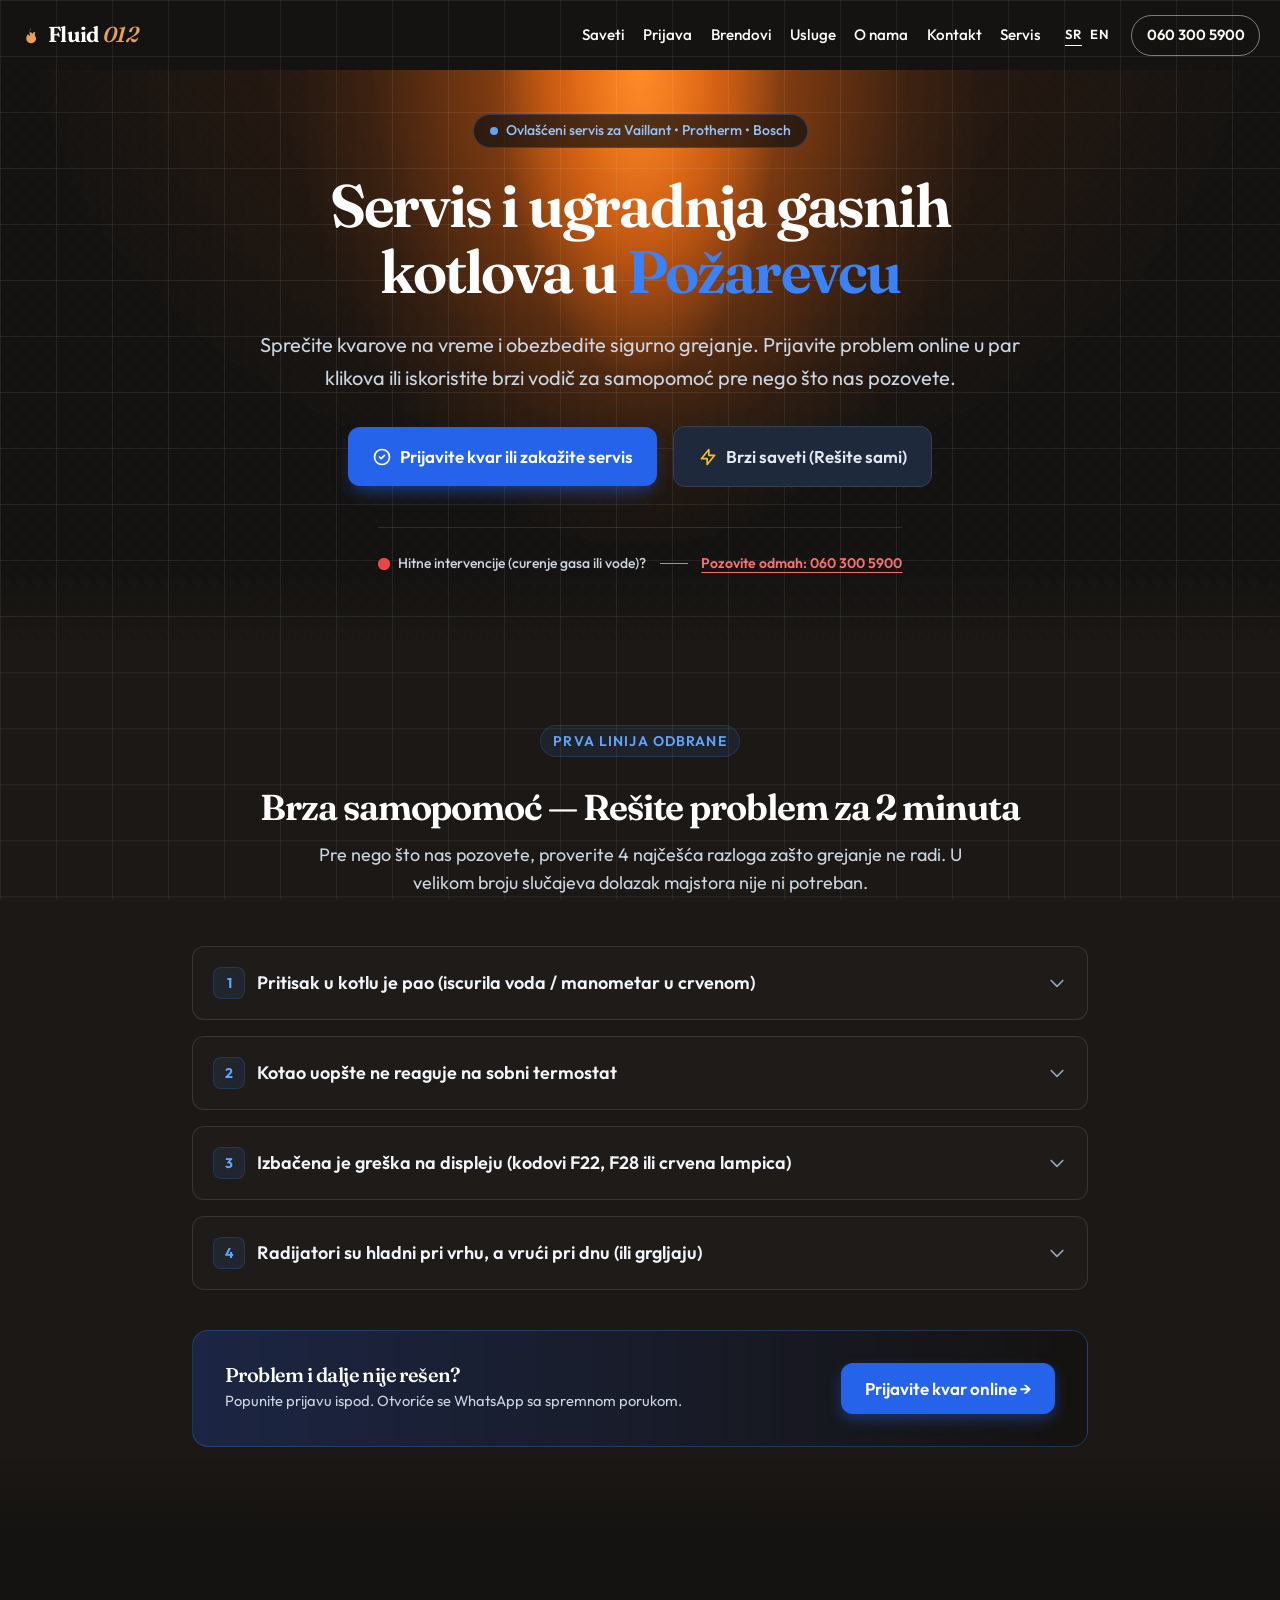
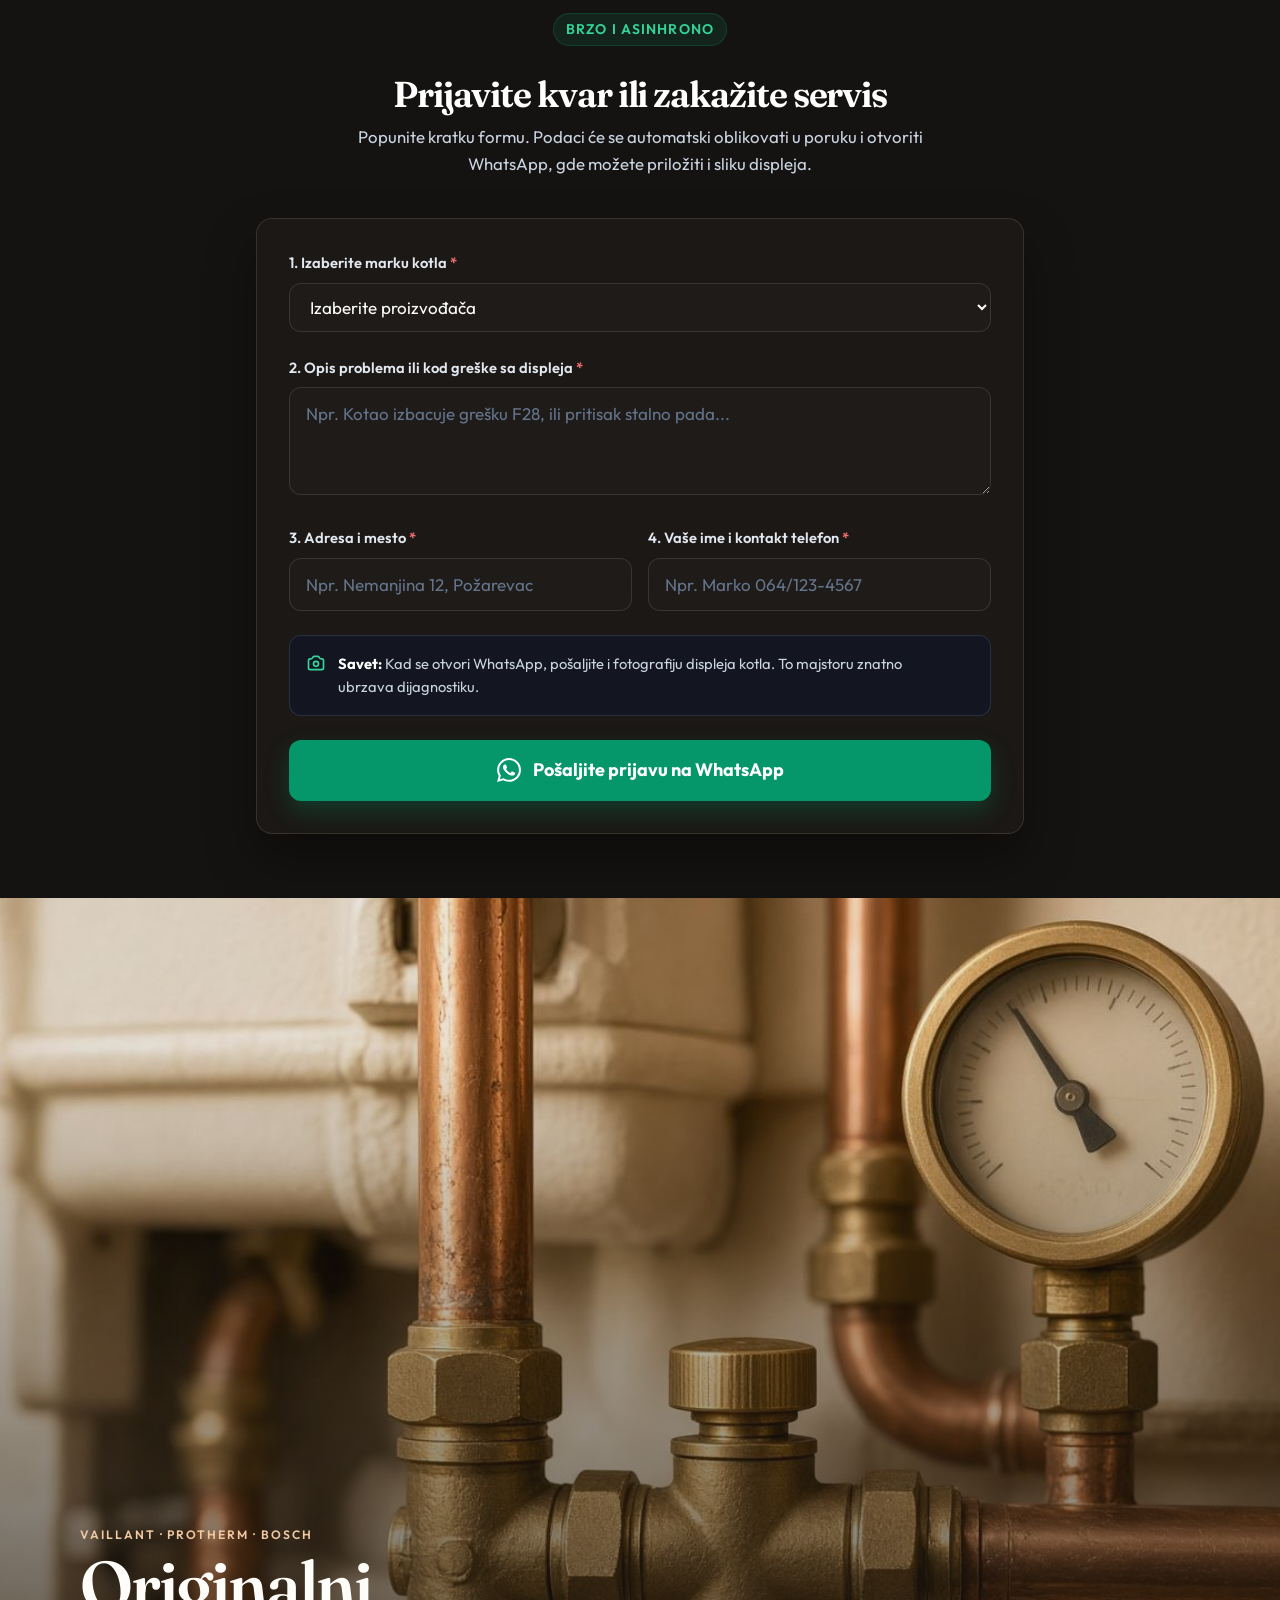
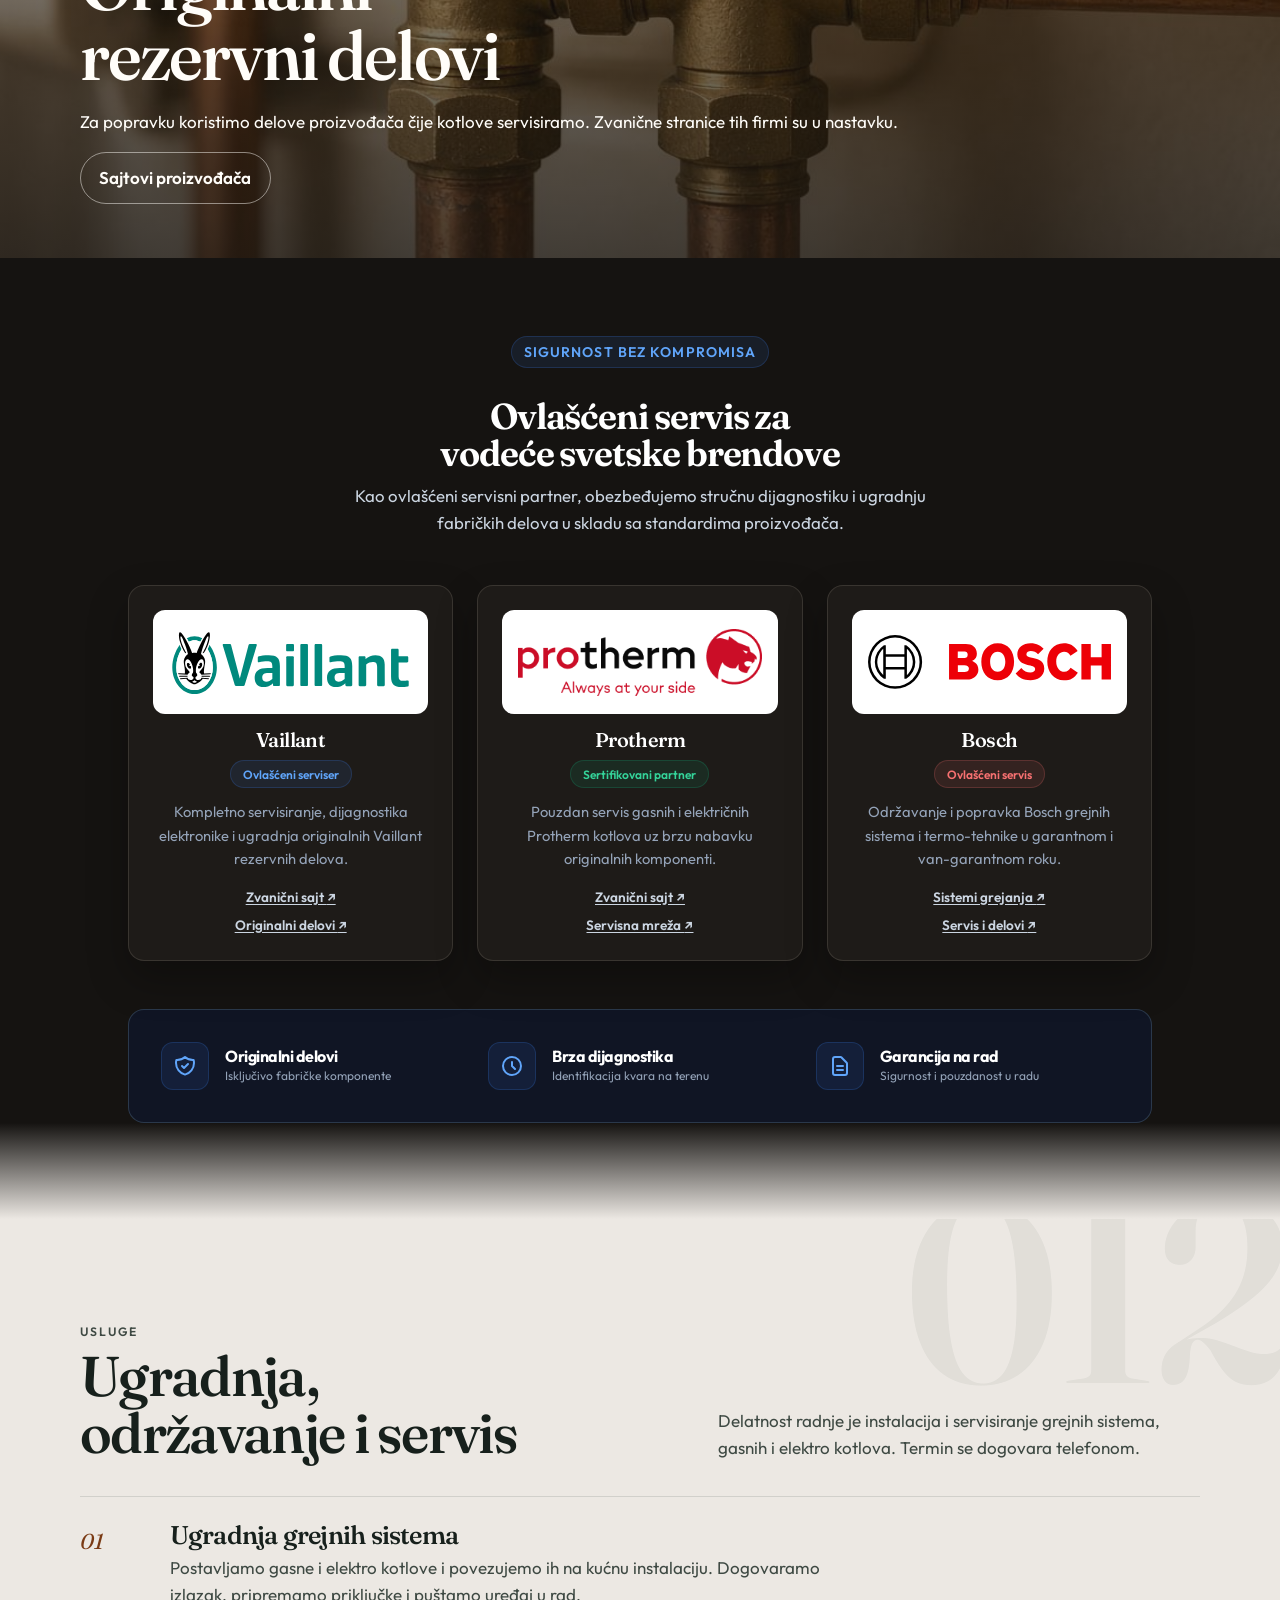
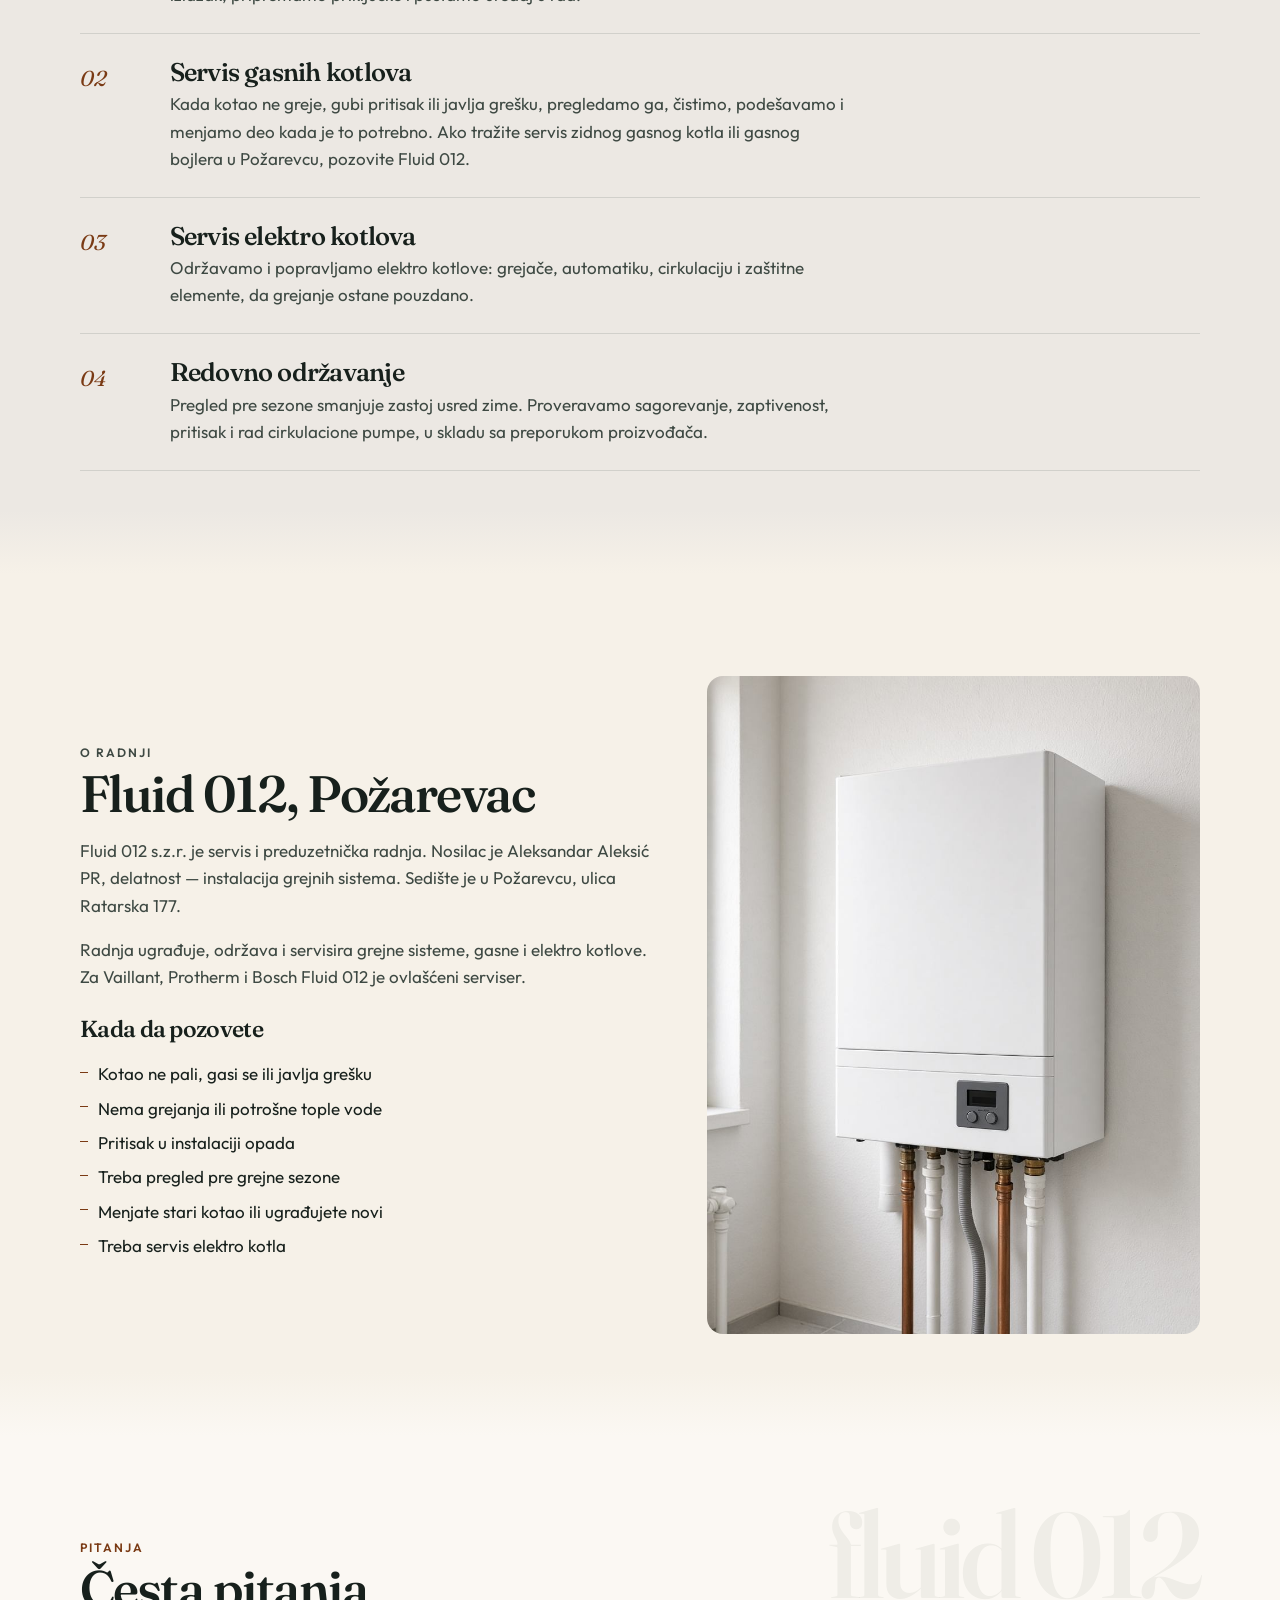
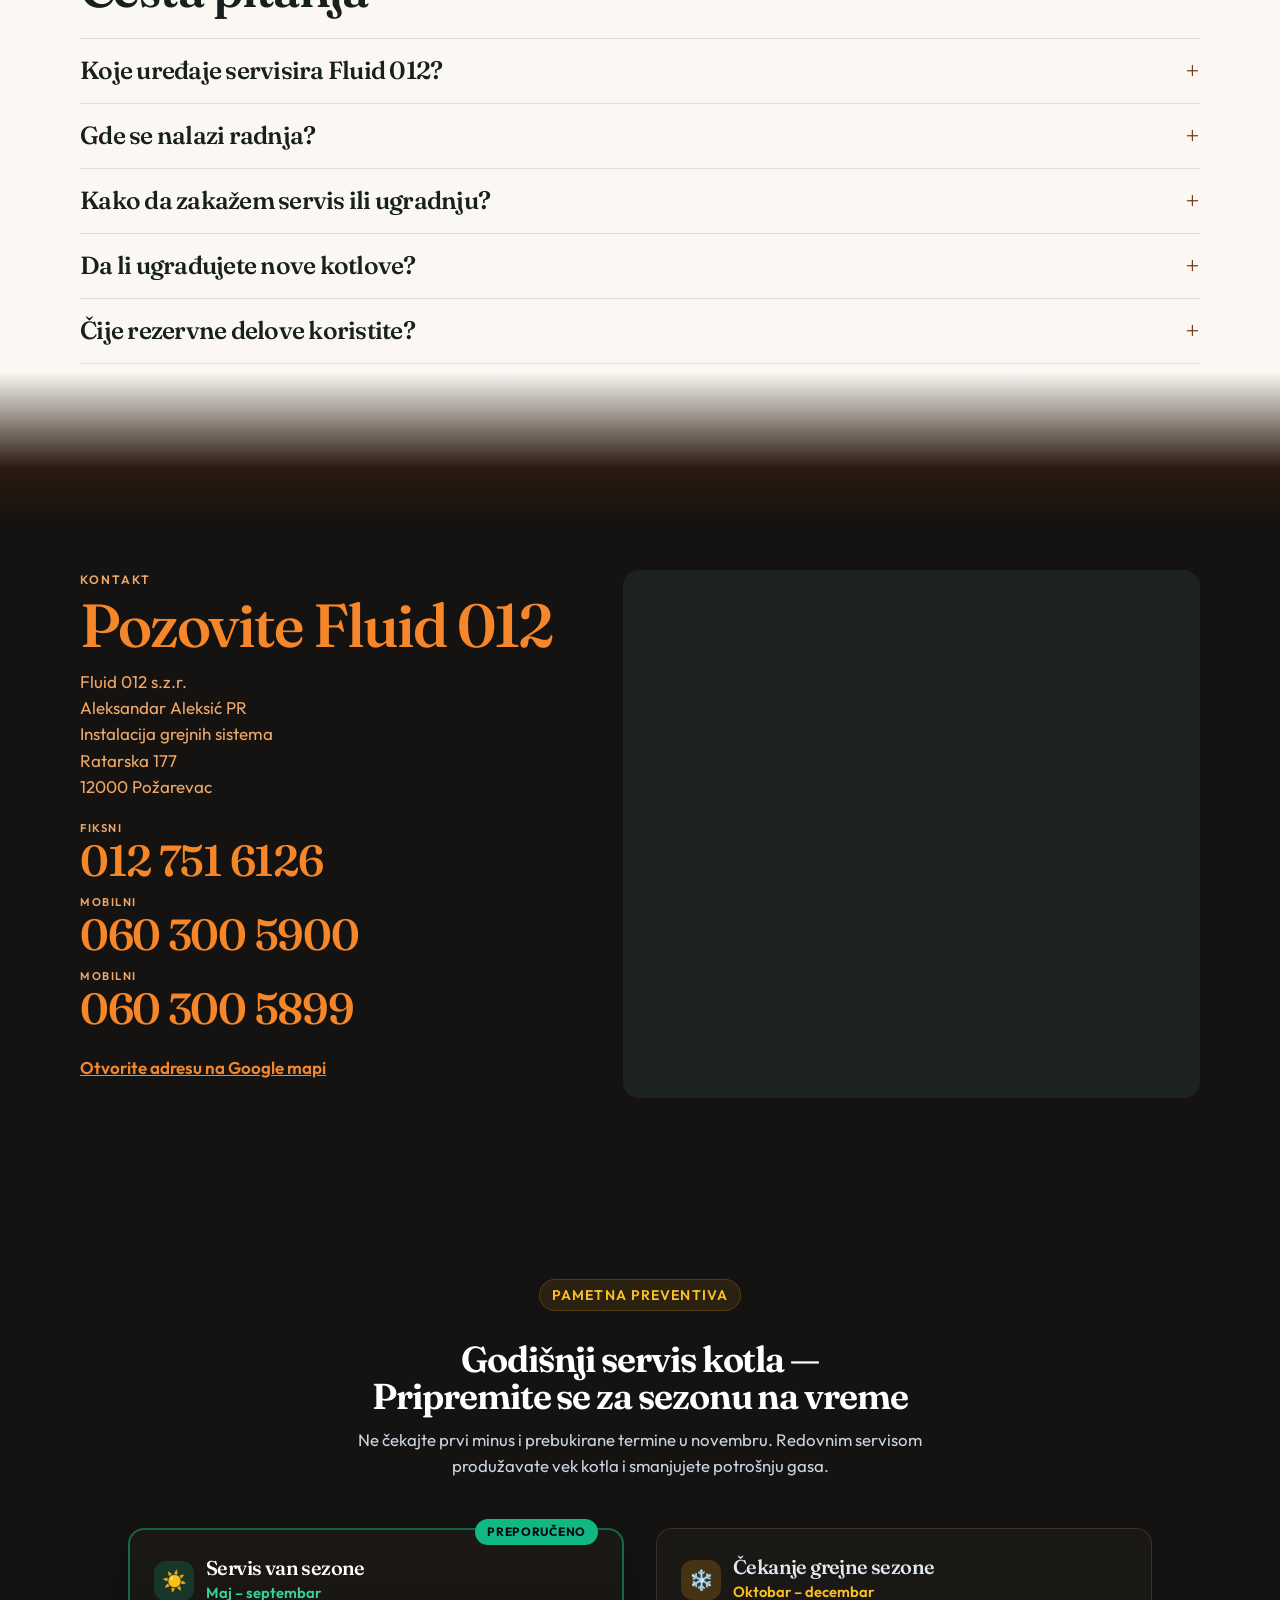
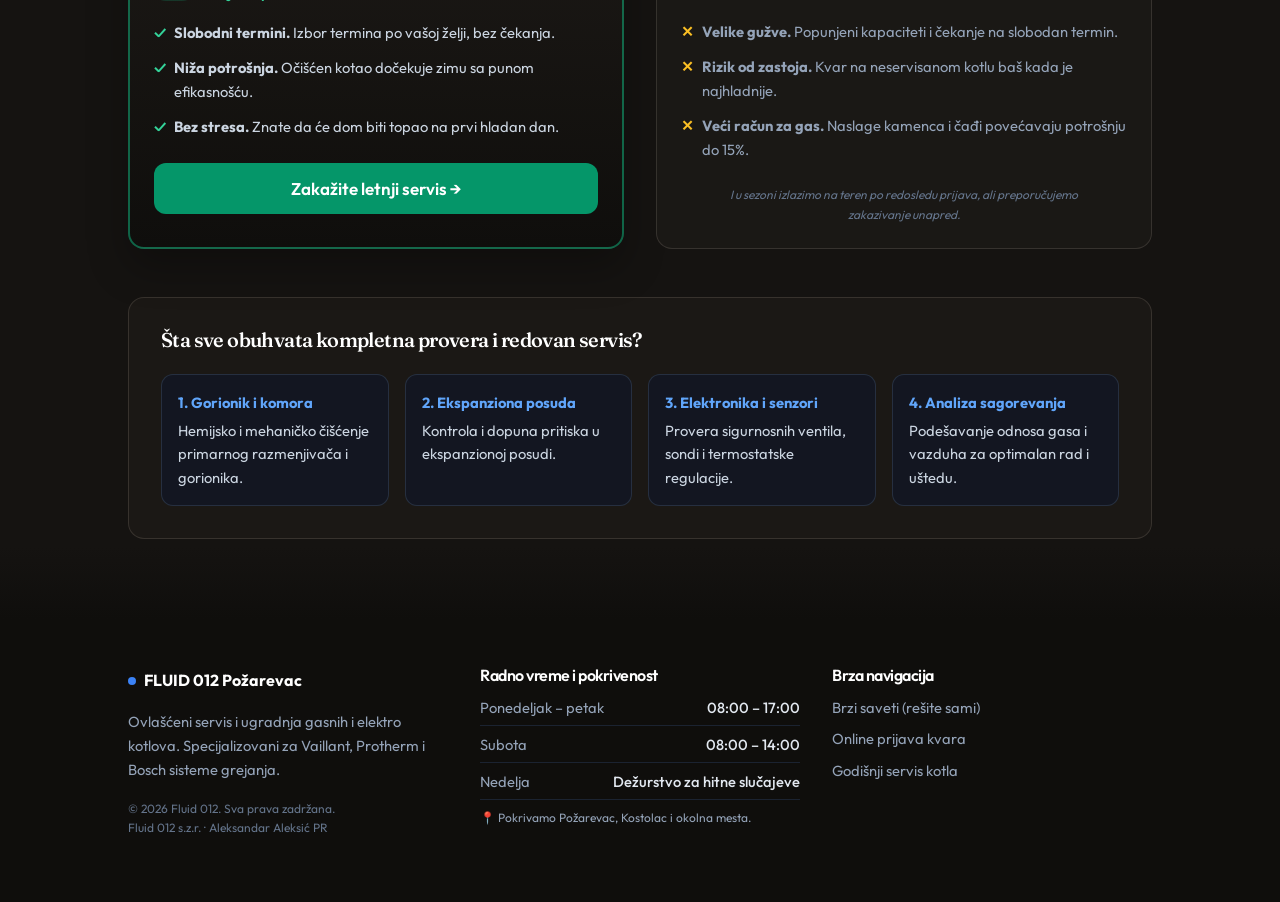
<file: index.html>
<!DOCTYPE html>
<html lang="sr">
<head>
  <meta charset="utf-8">
  <meta name="viewport" content="width=device-width, initial-scale=1">
  <!-- Kada sajt dobije domen, u sitemap.xml i robots.txt zamenite SITE_DOMAIN. Kanonski i hreflang linkovi su od korena domena. -->
  <title>Servis gasnih kotlova Požarevac | Fluid 012</title>
  <meta name="description" content="Ovlašćeni servis za Vaillant, Protherm i Bosch gasne kotlove u Požarevcu. Prijavite kvar online ili iskoristite brze savete za samopomoć.">
  <meta name="robots" content="index, follow, max-image-preview:large, max-snippet:-1, max-video-preview:-1">
  <meta name="author" content="Fluid 012">
  <meta name="theme-color" content="#101411">
  <meta name="format-detection" content="telephone=no">
  <meta name="geo.placename" content="Požarevac">
  <meta name="geo.region" content="RS">
  <meta name="geo.position" content="44.6286183;21.1639427">
  <meta name="ICBM" content="44.6286183, 21.1639427">
  <link rel="canonical" href="/">
  <link rel="alternate" hreflang="sr" href="/">
  <link rel="alternate" hreflang="en" href="/en/">
  <link rel="alternate" hreflang="x-default" href="/">
  <meta property="og:type" content="website">
  <meta property="og:locale" content="sr_RS">
  <meta property="og:locale:alternate" content="en_GB">
  <meta property="og:site_name" content="Fluid 012">
  <meta property="og:title" content="Servis gasnih kotlova Požarevac | Fluid 012">
  <meta property="og:description" content="Ovlašćeni servis za Vaillant, Protherm i Bosch gasne kotlove u Požarevcu. Prijavite kvar online ili iskoristite brze savete za samopomoć.">
  <meta property="og:url" content="/">
  <meta property="og:image" content="/images/og-fluid-012.jpg">
  <meta property="og:image:width" content="1200">
  <meta property="og:image:height" content="675">
  <meta property="og:image:alt" content="Krupni plan bakarnog izmenjivača i gorionika zidnog gasnog kotla">
  <meta name="twitter:card" content="summary_large_image">
  <meta name="twitter:title" content="Servis gasnih kotlova Požarevac | Fluid 012">
  <meta name="twitter:description" content="Ovlašćeni servis za Vaillant, Protherm i Bosch gasne kotlove u Požarevcu. Prijavite kvar online ili iskoristite brze savete za samopomoć.">
  <meta name="twitter:image" content="/images/og-fluid-012.jpg">
  <link rel="icon" href="favicon.svg" type="image/svg+xml">
  <link rel="manifest" href="site.webmanifest">
  <link rel="preconnect" href="https://fonts.googleapis.com">
  <link rel="preconnect" href="https://fonts.gstatic.com" crossorigin>
  <link href="https://fonts.googleapis.com/css2?family=Fraunces:ital,opsz,wght@0,9..144,560;0,9..144,640;1,9..144,560&family=Outfit:wght@400;500;600&display=swap" rel="stylesheet">
  <link rel="stylesheet" href="css/styles.css?v=29">
  <script type="application/ld+json" id="ld">
  {
    "@context": "https://schema.org",
    "@graph": [
      {
        "@type": "HVACBusiness",
        "@id": "/#biznis",
        "name": "Fluid 012",
        "legalName": "Aleksandar Aleksić PR Instalacija grejnih sistema",
        "alternateName": ["Fluid 012 s.z.r.", "Aleksandar Aleksić PR"],
        "description": "Ugradnja, održavanje i servisiranje grejnih sistema, gasnih i elektro kotlova u Požarevcu. Ovlašćeni servis za Vaillant, Protherm i Bosch.",
        "url": "/",
        "image": "/images/servis-gasnog-kotla.jpg",
        "logo": "/favicon.svg",
        "telephone": "+381127516126",
        "address": {
          "@type": "PostalAddress",
          "streetAddress": "Ratarska 177",
          "postalCode": "12000",
          "addressLocality": "Požarevac",
          "addressCountry": "RS"
        },
        "geo": {
          "@type": "GeoCoordinates",
          "latitude": 44.6286183,
          "longitude": 21.1639427
        },
        "hasMap": "https://www.openstreetmap.org/?mlat=44.6286183&mlon=21.1639427#map=18/44.6286183/21.1639427",
        "areaServed": [
          { "@type": "City", "name": "Požarevac" },
          { "@type": "City", "name": "Kostolac" }
        ],
        "openingHoursSpecification": [
          {
            "@type": "OpeningHoursSpecification",
            "dayOfWeek": ["Monday", "Tuesday", "Wednesday", "Thursday", "Friday"],
            "opens": "08:00",
            "closes": "17:00"
          },
          {
            "@type": "OpeningHoursSpecification",
            "dayOfWeek": "Saturday",
            "opens": "08:00",
            "closes": "14:00"
          }
        ],
        "slogan": "Servis i ugradnja gasnih kotlova u Požarevcu",
        "contactPoint": [
          {
            "@type": "ContactPoint",
            "telephone": "+381127516126",
            "contactType": "customer service",
            "areaServed": "RS",
            "availableLanguage": "Serbian"
          },
          {
            "@type": "ContactPoint",
            "telephone": "+381603005900",
            "contactType": "customer service",
            "areaServed": "RS",
            "availableLanguage": "Serbian"
          },
          {
            "@type": "ContactPoint",
            "telephone": "+381603005899",
            "contactType": "customer service",
            "areaServed": "RS",
            "availableLanguage": "Serbian"
          }
        ],
        "hasOfferCatalog": {
          "@type": "OfferCatalog",
          "name": "Usluge grejanja",
          "itemListElement": [
            {
              "@type": "Offer",
              "itemOffered": {
                "@type": "Service",
                "name": "Ugradnja grejnih sistema",
                "serviceType": "Instalacija grejanja",
                "areaServed": "Požarevac"
              }
            },
            {
              "@type": "Offer",
              "itemOffered": {
                "@type": "Service",
                "name": "Servis gasnih kotlova",
                "serviceType": "Servis gasnih kotlova",
                "areaServed": "Požarevac"
              }
            },
            {
              "@type": "Offer",
              "itemOffered": {
                "@type": "Service",
                "name": "Servis elektro kotlova",
                "serviceType": "Servis elektro kotlova",
                "areaServed": "Požarevac"
              }
            },
            {
              "@type": "Offer",
              "itemOffered": {
                "@type": "Service",
                "name": "Održavanje grejnih sistema",
                "serviceType": "Održavanje grejanja",
                "areaServed": "Požarevac"
              }
            }
          ]
        }
      },
      {
        "@type": "WebPage",
        "@id": "/#stranica",
        "url": "/",
        "name": "Servis gasnih kotlova Požarevac | Fluid 012",
        "description": "Ovlašćeni servis za Vaillant, Protherm i Bosch gasne kotlove u Požarevcu. Prijavite kvar online ili iskoristite brze savete za samopomoć.",
        "inLanguage": "sr",
        "isPartOf": { "@id": "/#biznis" },
        "about": { "@id": "/#biznis" },
        "primaryImageOfPage": {
          "@type": "ImageObject",
          "url": "/images/servis-gasnog-kotla.jpg",
          "width": 1280,
          "height": 720,
          "caption": "Krupni plan bakarnog izmenjivača i gorionika zidnog gasnog kotla"
        }
      },
      {
        "@type": "FAQPage",
        "@id": "/#pitanja",
        "inLanguage": "sr",
        "mainEntity": [
          {
            "@type": "Question",
            "name": "Koje uređaje servisira Fluid 012?",
            "acceptedAnswer": {
              "@type": "Answer",
              "text": "Fluid 012 ugrađuje, održava i servisira grejne sisteme, gasne i elektro kotlove. Ovlašćeni je serviser za Vaillant, Protherm i Bosch."
            }
          },
          {
            "@type": "Question",
            "name": "Gde se nalazi radnja?",
            "acceptedAnswer": {
              "@type": "Answer",
              "text": "Na adresi Ratarska 177, 12000 Požarevac."
            }
          },
          {
            "@type": "Question",
            "name": "Kako da zakažem servis ili ugradnju?",
            "acceptedAnswer": {
              "@type": "Answer",
              "text": "Popunite prijavu na ovoj stranici. Otvoriće se WhatsApp na 060 300 5900 sa spremnom porukom. Možete i da pozovete 012 751 6126, 060 300 5900 ili 060 300 5899."
            }
          },
          {
            "@type": "Question",
            "name": "Da li ugrađujete nove kotlove?",
            "acceptedAnswer": {
              "@type": "Answer",
              "text": "Da. Delatnost radnje je instalacija i servisiranje grejnih sistema, gasnih i elektro kotlova."
            }
          },
          {
            "@type": "Question",
            "name": "Čije rezervne delove koristite?",
            "acceptedAnswer": {
              "@type": "Answer",
              "text": "Originalne rezervne delove proizvođača Vaillant, Protherm i Bosch. Zvanične stranice tih firmi nalaze se u odeljku Brendovi."
            }
          }
        ]
      }
    ]
  }
  </script>
</head>
<body>
  <a class="skip" href="#sadrzaj">Preskoči na sadržaj</a>
  <header class="site-header" data-header>
    <a class="logo" href="#vrh">
      <svg viewBox="0 0 32 32" aria-hidden="true"><path fill="#e7a15a" d="M16.6 4.2c.5 3.4-.7 5.3-2.1 7.2 2.3-.3 4.4.8 5.2 3 .9-2.2 3-3.3 4.9-3-1.5 3-.8 5.5.2 7.4 2.1 3.4.2 8.6-4.6 9.9-4.4 1.2-8.8-1.2-9.9-5.2-.9-3.5.6-6.3 2.5-9 .8 1.8 2.2 2.8 3.6 2.9-1.6-3-1.5-6.2.2-13.2z"/></svg>
      <span>Fluid <em>012</em></span>
    </a>
    <button class="nav-toggle" type="button" aria-expanded="false" aria-controls="nav" data-nav-toggle>
      <span class="sr-only">Meni</span>
      <span aria-hidden="true"></span>
    </button>
    <nav class="site-nav" id="nav" data-nav aria-label="Glavno">
      <a href="#brza-dijagnostika">Saveti</a>
      <a href="#prijava-kvara">Prijava</a>
      <a href="#brendovi">Brendovi</a>
      <a href="#usluge">Usluge</a>
      <a href="#o-nama">O nama</a>
      <a href="#kontakt">Kontakt</a>
      <a href="#redovan-servis">Servis</a>
      <span class="lang">
        <a href="index.html" hreflang="sr" lang="sr" aria-current="page">SR</a>
        <a href="en/index.html" hreflang="en" lang="en">EN</a>
      </span>
    </nav>
    <a class="header-call" href="tel:+381603005900">060 300 5900</a>
  </header>

  <main id="sadrzaj">
    <section class="hero" id="vrh" aria-labelledby="naslov">
      <div class="hero__grid" aria-hidden="true"></div>
      <div class="hero__inner">
        <p class="hero__badge">
          <span class="hero__dot" aria-hidden="true"></span>
          Ovlašćeni servis za Vaillant • Protherm • Bosch
        </p>
        <h1 id="naslov">Servis i ugradnja gasnih kotlova u <span class="hero__place">Požarevcu</span></h1>
        <p class="hero__lead">Sprečite kvarove na vreme i obezbedite sigurno grejanje. Prijavite problem online u par klikova ili iskoristite brzi vodič za samopomoć pre nego što nas pozovete.</p>
        <div class="hero__actions">
          <a class="hero__btn hero__btn--primary" href="#prijava-kvara">
            <svg aria-hidden="true" fill="none" stroke="currentColor" viewBox="0 0 24 24">
              <path stroke-linecap="round" stroke-linejoin="round" stroke-width="2" d="M9 12l2 2 4-4m6 2a9 9 0 11-18 0 9 9 0 0118 0z"></path>
            </svg>
            Prijavite kvar ili zakažite servis
          </a>
          <a class="hero__btn hero__btn--secondary" href="#brza-dijagnostika">
            <svg aria-hidden="true" fill="none" stroke="currentColor" viewBox="0 0 24 24">
              <path stroke-linecap="round" stroke-linejoin="round" stroke-width="2" d="M13 10V3L4 14h7v7l9-11h-7z"></path>
            </svg>
            Brzi saveti (Rešite sami)
          </a>
        </div>
        <div class="hero__urgent">
          <p class="hero__urgent-label">
            <span class="hero__ping" aria-hidden="true">
              <span class="hero__ping-wave"></span>
              <span class="hero__ping-core"></span>
            </span>
            Hitne intervencije (curenje gasa ili vode)?
          </p>
          <a href="tel:+381603005900">Pozovite odmah: 060 300 5900</a>
        </div>
      </div>
    </section>

    <section class="help" id="brza-dijagnostika" aria-labelledby="dijagnostika-naslov">
      <div class="help__inner">
        <p class="help__badge">Prva linija odbrane</p>
        <h2 id="dijagnostika-naslov">Brza samopomoć — Rešite problem za 2 minuta</h2>
        <p class="help__lead">Pre nego što nas pozovete, proverite 4 najčešća razloga zašto grejanje ne radi. U velikom broju slučajeva dolazak majstora nije ni potreban.</p>
        <div class="help__list">
          <details>
            <summary>
              <span class="help__row">
              <span class="help__title">
                <span class="help__n" aria-hidden="true">1</span>
                Pritisak u kotlu je pao (iscurila voda / manometar u crvenom)
              </span>
              <svg class="help__chevron" aria-hidden="true" fill="none" stroke="currentColor" viewBox="0 0 24 24">
                <path stroke-linecap="round" stroke-linejoin="round" stroke-width="2" d="M19 9l-7 7-7-7"></path>
              </svg>
              </span>
            </summary>
            <div class="help__body">
              <p>Pogledajte manometar na kotlu (analogni sa kazaljkom ili digitalni na displeju). Ako je pritisak <strong>ispod 1,0 bar</strong> (obično treperi ili je u crvenom polju), sistem nema dovoljno vode.</p>
              <div class="help__fix">
                <strong>Brzo rešenje:</strong>
                <ol class="help__steps">
                  <li>Pronađite plavi ili crni ventil za dopunu vode sa donje strane kotla.</li>
                  <li>Polako ga odvrnite dok kazaljka ili displej ne pokaže između <strong>1,2 i 1,5 bar</strong>.</li>
                  <li>Dobro zatvorite ventil nakon dopune.</li>
                </ol>
              </div>
            </div>
          </details>
          <details>
            <summary>
              <span class="help__row">
              <span class="help__title">
                <span class="help__n" aria-hidden="true">2</span>
                Kotao uopšte ne reaguje na sobni termostat
              </span>
              <svg class="help__chevron" aria-hidden="true" fill="none" stroke="currentColor" viewBox="0 0 24 24">
                <path stroke-linecap="round" stroke-linejoin="round" stroke-width="2" d="M19 9l-7 7-7-7"></path>
              </svg>
              </span>
            </summary>
            <div class="help__body">
              <p>Ovo je najčešći problem na početku grejne sezone. Termostat izgleda kao da radi, ali nema dovoljnu snagu da pošalje signal kotlu.</p>
              <div class="help__fix">
                <strong>Brzo rešenje:</strong>
                Zamenite baterije u sobnom termostatu (čak i ako ekran svetli). Uvek koristite nove <strong>alkalne baterije</strong> (AA ili AAA). U 80% slučajeva kotao će odmah krenuti sa radom.
              </div>
            </div>
          </details>
          <details>
            <summary>
              <span class="help__row">
              <span class="help__title">
                <span class="help__n" aria-hidden="true">3</span>
                Izbačena je greška na displeju (kodovi F22, F28 ili crvena lampica)
              </span>
              <svg class="help__chevron" aria-hidden="true" fill="none" stroke="currentColor" viewBox="0 0 24 24">
                <path stroke-linecap="round" stroke-linejoin="round" stroke-width="2" d="M19 9l-7 7-7-7"></path>
              </svg>
              </span>
            </summary>
            <div class="help__body">
              <p>Do blokade dolazi zbog trenutnog pada pritiska gasa, nestanka struje ili vazduha u sistemu.</p>
              <div class="help__fix">
                <strong>Brzo rešenje:</strong>
                Pritisnite i držite dugme <strong>Reset</strong> (ili dugme sa simbolom plamena ili precrtane munje) tačno <strong>3 sekunde</strong>. Nemojte resetovati kotao više od 2 puta zaredom. Ako se greška ponovi, potreban je pregled servisa.
              </div>
            </div>
          </details>
          <details>
            <summary>
              <span class="help__row">
              <span class="help__title">
                <span class="help__n" aria-hidden="true">4</span>
                Radijatori su hladni pri vrhu, a vrući pri dnu (ili grgljaju)
              </span>
              <svg class="help__chevron" aria-hidden="true" fill="none" stroke="currentColor" viewBox="0 0 24 24">
                <path stroke-linecap="round" stroke-linejoin="round" stroke-width="2" d="M19 9l-7 7-7-7"></path>
              </svg>
              </span>
            </summary>
            <div class="help__body">
              <p>U radijatoru se nakupio vazduh koji sprečava cirkulaciju tople vode u gornjoj zoni.</p>
              <div class="help__fix">
                <strong>Brzo rešenje:</strong>
                Iskoristite ključić za odzračivanje radijatora. Odvrnite ventil na bočnoj strani radijatora dok ne izađe sav vazduh i ne krene tanki mlaz vode. Nakon toga proverite pritisak na kotlu i dopunite ga ako je pao.
              </div>
            </div>
          </details>
        </div>
        <div class="help__next">
          <div>
            <h3>Problem i dalje nije rešen?</h3>
            <p>Popunite prijavu ispod. Otvoriće se WhatsApp sa spremnom porukom.</p>
          </div>
          <a class="help__cta" href="#prijava-kvara">Prijavite kvar online →</a>
        </div>
      </div>
    </section>

    <section class="report" id="prijava-kvara" aria-labelledby="prijava-naslov">
      <div class="report__inner">
        <p class="report__badge">Brzo i asinhrono</p>
        <h2 id="prijava-naslov">Prijavite kvar ili zakažite servis</h2>
        <p class="report__lead">Popunite kratku formu. Podaci će se automatski oblikovati u poruku i otvoriti WhatsApp, gde možete priložiti i sliku displeja.</p>
        <form class="report__form" data-whatsapp>
          <div>
            <label for="markaKotla">1. Izaberite marku kotla <span class="report__req">*</span></label>
            <select id="markaKotla" name="marka" required>
              <option value="" disabled selected>Izaberite proizvođača</option>
              <option value="Vaillant">Vaillant</option>
              <option value="Protherm">Protherm</option>
              <option value="Bosch">Bosch</option>
              <option value="Elektro kotao">Elektro kotao (bilo koja marka)</option>
              <option value="Drugi gasni kotao">Drugi gasni kotao</option>
            </select>
          </div>
          <div>
            <label for="opisKvara">2. Opis problema ili kod greške sa displeja <span class="report__req">*</span></label>
            <textarea id="opisKvara" name="opis" rows="3" required placeholder="Npr. Kotao izbacuje grešku F28, ili pritisak stalno pada..."></textarea>
          </div>
          <div class="report__row">
            <div>
              <label for="adresa">3. Adresa i mesto <span class="report__req">*</span></label>
              <input id="adresa" name="adresa" type="text" required autocomplete="street-address" placeholder="Npr. Nemanjina 12, Požarevac">
            </div>
            <div>
              <label for="imeTelefon">4. Vaše ime i kontakt telefon <span class="report__req">*</span></label>
              <input id="imeTelefon" name="klijent" type="text" required autocomplete="name" placeholder="Npr. Marko 064/123-4567">
            </div>
          </div>
          <p class="report__tip">
            <svg aria-hidden="true" viewBox="0 0 24 24" fill="none" stroke="currentColor">
              <path stroke-linecap="round" stroke-linejoin="round" stroke-width="2" d="M3 9a2 2 0 012-2h0.93a2 2 0 001.664-.89l.812-1.22A2 2 0 0110.07 4h3.86a2 2 0 011.664.89l.812 1.22A2 2 0 0018.07 7H19a2 2 0 012 2v9a2 2 0 01-2 2H5a2 2 0 01-2-2V9z"></path>
              <path stroke-linecap="round" stroke-linejoin="round" stroke-width="2" d="M15 13a3 3 0 11-6 0 3 3 0 016 0z"></path>
            </svg>
            <span><strong>Savet:</strong> Kad se otvori WhatsApp, pošaljite i fotografiju displeja kotla. To majstoru znatno ubrzava dijagnostiku.</span>
          </p>
          <button type="submit">
            <svg aria-hidden="true" viewBox="0 0 24 24">
              <path d="M.057 24l1.687-6.163c-1.041-1.804-1.588-3.849-1.587-5.946.003-6.556 5.338-11.891 11.893-11.891 3.181.001 6.167 1.24 8.413 3.488 2.245 2.248 3.481 5.236 3.48 8.414-.003 6.557-5.338 11.892-11.893 11.892-1.99-.001-3.951-.5-5.688-1.448l-6.305 1.654zm6.597-3.807c1.676.995 3.276 1.591 5.392 1.592 5.448 0 9.886-4.434 9.889-9.885.002-5.462-4.415-9.89-9.881-9.892-5.452 0-9.887 4.434-9.889 9.884-.001 2.225.651 3.891 1.746 5.634l-.999 3.648 3.742-.981zm11.387-5.464c-.074-.124-.272-.198-.57-.347-.297-.149-1.758-.868-2.031-.967-.272-.099-.47-.149-.669.149-.198.297-.768.967-.941 1.165-.173.198-.347.223-.644.074-.297-.149-1.255-.462-2.39-1.475-.883-.788-1.48-1.761-1.653-2.059-.173-.297-.018-.458.13-.606.134-.133.297-.347.446-.521.151-.172.2-.296.3-.495.099-.198.05-.372-.025-.521-.075-.148-.669-1.611-.916-2.206-.242-.579-.487-.501-.669-.51l-.57-.01c-.198 0-.52.074-.792.372s-1.04 1.016-1.04 2.479 1.065 2.876 1.213 3.074c.149.198 2.095 3.2 5.076 4.487.709.306 1.263.489 1.694.626.712.226 1.36.194 1.872.118.572-.085 1.758-.719 2.006-1.413.248-.695.248-1.29.173-1.414z"/>
            </svg>
            Pošaljite prijavu na WhatsApp
          </button>
        </form>
      </div>
    </section>

    <section class="band" aria-labelledby="delovi-naslov">
      <img src="images/rezervni-delovi-grejanje.jpg" width="1152" height="864" alt="Krupni plan bakarnih cevi, ventila i manometra na grejnoj instalaciji" loading="lazy" decoding="async">
      <div class="band__shade" aria-hidden="true"></div>
      <div class="band__copy">
        <div class="wrap">
          <p class="eyebrow eyebrow--light">Vaillant · Protherm · Bosch</p>
          <h2 id="delovi-naslov">Originalni rezervni delovi</h2>
          <p>Za popravku koristimo delove proizvođača čije kotlove servisiramo. Zvanične stranice tih firmi su u nastavku.</p>
          <a class="btn btn--ghost" href="#brendovi">Sajtovi proizvođača</a>
        </div>
      </div>
    </section>

    <section class="brands" id="brendovi" aria-labelledby="brendovi-naslov">
      <div class="brands__inner">
        <p class="brands__badge">Sigurnost bez kompromisa</p>
        <h2 id="brendovi-naslov">Ovlašćeni servis za vodeće svetske brendove</h2>
        <p class="brands__lead">Kao ovlašćeni servisni partner, obezbeđujemo stručnu dijagnostiku i ugradnju fabričkih delova u skladu sa standardima proizvođača.</p>
        <div class="brand-grid">
          <article class="brand">
            <div class="brand__logo">
              <img src="images/logos/vaillant.svg" alt="" width="288" height="82">
            </div>
            <h3>Vaillant</h3>
            <p class="brand__tag brand__tag--blue">Ovlašćeni serviser</p>
            <p>Kompletno servisiranje, dijagnostika elektronike i ugradnja originalnih Vaillant rezervnih delova.</p>
            <div class="brand__links">
              <a href="https://www.vaillant.rs/" target="_blank" rel="noopener noreferrer">Zvanični sajt <span aria-hidden="true">↗</span><span class="sr-only"> Vaillant (otvara se u novom prozoru)</span></a>
              <a href="https://www.vaillant.rs/servis/treba-vam-popravka-tu-smo-da-vas-podrzimo/" target="_blank" rel="noopener noreferrer">Originalni delovi <span aria-hidden="true">↗</span><span class="sr-only"> Vaillant (otvara se u novom prozoru)</span></a>
            </div>
          </article>
          <article class="brand">
            <div class="brand__logo">
              <img src="images/logos/protherm.png" alt="" width="320" height="120">
            </div>
            <h3>Protherm</h3>
            <p class="brand__tag brand__tag--green">Sertifikovani partner</p>
            <p>Pouzdan servis gasnih i električnih Protherm kotlova uz brzu nabavku originalnih komponenti.</p>
            <div class="brand__links">
              <a href="https://protherm.rs/" target="_blank" rel="noopener noreferrer">Zvanični sajt <span aria-hidden="true">↗</span><span class="sr-only"> Protherm (otvara se u novom prozoru)</span></a>
              <a href="https://protherm.rs/servis/servis/" target="_blank" rel="noopener noreferrer">Servisna mreža <span aria-hidden="true">↗</span><span class="sr-only"> Protherm (otvara se u novom prozoru)</span></a>
            </div>
          </article>
          <article class="brand">
            <div class="brand__logo">
              <img src="images/logos/bosch.svg" alt="" width="216" height="48">
            </div>
            <h3>Bosch</h3>
            <p class="brand__tag brand__tag--red">Ovlašćeni servis</p>
            <p>Održavanje i popravka Bosch grejnih sistema i termo-tehnike u garantnom i van-garantnom roku.</p>
            <div class="brand__links">
              <a href="https://www.bosch-homecomfort.com/rs/sr/ocs/rezidencijalni-objekti/sistemi-grejanja-18047456-c/" target="_blank" rel="noopener noreferrer">Sistemi grejanja <span aria-hidden="true">↗</span><span class="sr-only"> Bosch (otvara se u novom prozoru)</span></a>
              <a href="https://www.bosch-homecomfort.com/rs/sr/rezidencijalni-objekti/servis-i-podrska/tehnicka-podrska-i-servis/" target="_blank" rel="noopener noreferrer">Servis i delovi <span aria-hidden="true">↗</span><span class="sr-only"> Bosch (otvara se u novom prozoru)</span></a>
            </div>
          </article>
        </div>
        <ul class="trust">
          <li>
            <span class="trust__icon" aria-hidden="true">
              <svg viewBox="0 0 24 24" fill="none" stroke="currentColor"><path stroke-linecap="round" stroke-linejoin="round" stroke-width="2" d="M9 12l2 2 4-4m5.618-4.016A11.955 11.955 0 0112 2.944a11.955 11.955 0 01-8.618 3.04A12.02 12.02 0 003 9c0 5.591 3.824 10.29 9 11.622 5.176-1.332 9-6.03 9-11.622 0-1.042-.133-2.052-.382-3.016z"></path></svg>
            </span>
            <div>
              <h3>Originalni delovi</h3>
              <p>Isključivo fabričke komponente</p>
            </div>
          </li>
          <li>
            <span class="trust__icon" aria-hidden="true">
              <svg viewBox="0 0 24 24" fill="none" stroke="currentColor"><path stroke-linecap="round" stroke-linejoin="round" stroke-width="2" d="M12 8v4l3 3m6-3a9 9 0 11-18 0 9 9 0 0118 0z"></path></svg>
            </span>
            <div>
              <h3>Brza dijagnostika</h3>
              <p>Identifikacija kvara na terenu</p>
            </div>
          </li>
          <li>
            <span class="trust__icon" aria-hidden="true">
              <svg viewBox="0 0 24 24" fill="none" stroke="currentColor"><path stroke-linecap="round" stroke-linejoin="round" stroke-width="2" d="M9 12h6m-6 4h6m2 5H7a2 2 0 01-2-2V5a2 2 0 012-2h5.586a1 1 0 01.707.293l5.414 5.414a1 1 0 01.293.707V19a2 2 0 01-2 2z"></path></svg>
            </span>
            <div>
              <h3>Garancija na rad</h3>
              <p>Sigurnost i pouzdanost u radu</p>
            </div>
          </li>
        </ul>
      </div>
    </section>

    <section class="section services" id="usluge" aria-labelledby="usluge-naslov">
      <p class="watermark" aria-hidden="true">012</p>
      <div class="wrap">
        <div class="section-head">
          <div>
            <p class="eyebrow">Usluge</p>
            <h2 id="usluge-naslov">Ugradnja, održavanje i servis</h2>
          </div>
          <p>Delatnost radnje je instalacija i servisiranje grejnih sistema, gasnih i elektro kotlova. Termin se dogovara telefonom.</p>
        </div>
        <ol class="service-list">
          <li>
            <article class="service">
              <span class="service__n">01</span>
              <div>
                <h3>Ugradnja grejnih sistema</h3>
                <p>Postavljamo gasne i elektro kotlove i povezujemo ih na kućnu instalaciju. Dogovaramo izlazak, pripremamo priključke i puštamo uređaj u rad.</p>
              </div>
            </article>
          </li>
          <li>
            <article class="service">
              <span class="service__n">02</span>
              <div>
                <h3>Servis gasnih kotlova</h3>
                <p>Kada kotao ne greje, gubi pritisak ili javlja grešku, pregledamo ga, čistimo, podešavamo i menjamo deo kada je to potrebno. Ako tražite servis zidnog gasnog kotla ili gasnog bojlera u Požarevcu, pozovite Fluid 012.</p>
              </div>
            </article>
          </li>
          <li>
            <article class="service">
              <span class="service__n">03</span>
              <div>
                <h3>Servis elektro kotlova</h3>
                <p>Održavamo i popravljamo elektro kotlove: grejače, automatiku, cirkulaciju i zaštitne elemente, da grejanje ostane pouzdano.</p>
              </div>
            </article>
          </li>
          <li>
            <article class="service">
              <span class="service__n">04</span>
              <div>
                <h3>Redovno održavanje</h3>
                <p>Pregled pre sezone smanjuje zastoj usred zime. Proveravamo sagorevanje, zaptivenost, pritisak i rad cirkulacione pumpe, u skladu sa preporukom proizvođača.</p>
              </div>
            </article>
          </li>
        </ol>
      </div>
    </section>

    <section class="section about" id="o-nama" aria-labelledby="o-nama-naslov">
      <div class="wrap about__grid">
        <div class="about__copy">
          <p class="eyebrow">O radnji</p>
          <h2 id="o-nama-naslov">Fluid 012, Požarevac</h2>
          <p>Fluid 012 s.z.r. je servis i preduzetnička radnja. Nosilac je Aleksandar Aleksić PR, delatnost — instalacija grejnih sistema. Sedište je u Požarevcu, ulica Ratarska 177.</p>
          <p>Radnja ugrađuje, održava i servisira grejne sisteme, gasne i elektro kotlove. Za Vaillant, Protherm i Bosch Fluid 012 je ovlašćeni serviser.</p>
          <h3>Kada da pozovete</h3>
          <ul class="checklist">
            <li>Kotao ne pali, gasi se ili javlja grešku</li>
            <li>Nema grejanja ili potrošne tople vode</li>
            <li>Pritisak u instalaciji opada</li>
            <li>Treba pregled pre grejne sezone</li>
            <li>Menjate stari kotao ili ugrađujete novi</li>
            <li>Treba servis elektro kotla</li>
          </ul>
        </div>
        <figure class="about__figure">
          <img src="images/zidni-gasni-kotao.jpg" width="864" height="1152" alt="Beli zidni gasni kotao sa bakarnim i belim priključcima, snimljen iz blizine" loading="lazy" decoding="async">
        </figure>
      </div>
    </section>

    <section class="section faq" id="pitanja" aria-labelledby="pitanja-naslov">
      <p class="watermark" aria-hidden="true">fluid 012</p>
      <div class="wrap">
        <p class="eyebrow">Pitanja</p>
        <h2 id="pitanja-naslov">Česta pitanja</h2>
        <details>
          <summary><h3>Koje uređaje servisira Fluid 012?</h3></summary>
          <p>Fluid 012 ugrađuje, održava i servisira grejne sisteme, gasne i elektro kotlove. Ovlašćeni je serviser za Vaillant, Protherm i Bosch.</p>
        </details>
        <details>
          <summary><h3>Gde se nalazi radnja?</h3></summary>
          <p>Na adresi Ratarska 177, 12000 Požarevac.</p>
        </details>
        <details>
          <summary><h3>Kako da zakažem servis ili ugradnju?</h3></summary>
          <p>Popunite <a href="#prijava-kvara">prijavu</a>. Otvoriće se WhatsApp na <a href="tel:+381603005900">060 300 5900</a> sa spremnom porukom. Možete i da pozovete <a href="tel:+381127516126">012 751 6126</a>, <a href="tel:+381603005900">060 300 5900</a> ili <a href="tel:+381603005899">060 300 5899</a>.</p>
        </details>
        <details>
          <summary><h3>Da li ugrađujete nove kotlove?</h3></summary>
          <p>Da. Delatnost radnje je instalacija i servisiranje grejnih sistema, gasnih i elektro kotlova.</p>
        </details>
        <details>
          <summary><h3>Čije rezervne delove koristite?</h3></summary>
          <p>Originalne rezervne delove proizvođača Vaillant, Protherm i Bosch. Zvanične stranice tih firmi nalaze se u odeljku <a href="#brendovi">Brendovi</a>.</p>
        </details>
      </div>
    </section>

    <section class="contact" id="kontakt" aria-labelledby="kontakt-naslov">
      <div class="wrap contact__grid">
        <div>
          <p class="eyebrow eyebrow--light">Kontakt</p>
          <h2 id="kontakt-naslov">Pozovite Fluid 012</h2>
          <address>
            Fluid 012 s.z.r.<br>
            Aleksandar Aleksić PR<br>
            Instalacija grejnih sistema<br>
            Ratarska 177<br>
            12000 Požarevac
          </address>
          <ul class="contact__phones">
            <li><a href="tel:+381127516126"><small>Fiksni</small>012 751 6126</a></li>
            <li><a href="tel:+381603005900"><small>Mobilni</small>060 300 5900</a></li>
            <li><a href="tel:+381603005899"><small>Mobilni</small>060 300 5899</a></li>
          </ul>
          <p><a class="map-link" href="https://www.google.com/maps/search/?api=1&amp;query=Ratarska+177,+12000+Po%C5%BEarevac" target="_blank" rel="noopener noreferrer">Otvorite adresu na Google mapi <span class="sr-only">(otvara se u novom prozoru)</span></a></p>
        </div>
        <div class="map-frame">
          <iframe title="Mapa: Ratarska 177, Požarevac" src="https://www.openstreetmap.org/export/embed.html?bbox=21.1559%2C44.6236%2C21.1719%2C44.6336&amp;layer=mapnik&amp;marker=44.6286183%2C21.1639427" loading="lazy" referrerpolicy="no-referrer-when-downgrade"></iframe>
        </div>
      </div>
    </section>
    <section class="annual" id="redovan-servis" aria-labelledby="servis-naslov">
      <div class="annual__inner">
        <p class="annual__badge">Pametna preventiva</p>
        <h2 id="servis-naslov">Godišnji servis kotla — Pripremite se za sezonu na vreme</h2>
        <p class="annual__lead">Ne čekajte prvi minus i prebukirane termine u novembru. Redovnim servisom produžavate vek kotla i smanjujete potrošnju gasa.</p>
        <div class="season">
          <article class="season__card season__card--best">
            <p class="season__flag">Preporučeno</p>
            <div class="season__head">
              <span class="season__icon season__icon--sun" aria-hidden="true">☀️</span>
              <div>
                <h3>Servis van sezone</h3>
                <p class="season__when season__when--good">Maj – septembar</p>
              </div>
            </div>
            <ul class="season__list">
              <li><span aria-hidden="true">✓</span><span><strong>Slobodni termini.</strong> Izbor termina po vašoj želji, bez čekanja.</span></li>
              <li><span aria-hidden="true">✓</span><span><strong>Niža potrošnja.</strong> Očišćen kotao dočekuje zimu sa punom efikasnošću.</span></li>
              <li><span aria-hidden="true">✓</span><span><strong>Bez stresa.</strong> Znate da će dom biti topao na prvi hladan dan.</span></li>
            </ul>
            <a class="season__cta" href="#prijava-kvara">Zakažite letnji servis →</a>
          </article>
          <article class="season__card">
            <div class="season__head">
              <span class="season__icon season__icon--snow" aria-hidden="true">❄️</span>
              <div>
                <h3>Čekanje grejne sezone</h3>
                <p class="season__when season__when--busy">Oktobar – decembar</p>
              </div>
            </div>
            <ul class="season__list">
              <li><span aria-hidden="true">✕</span><span><strong>Velike gužve.</strong> Popunjeni kapaciteti i čekanje na slobodan termin.</span></li>
              <li><span aria-hidden="true">✕</span><span><strong>Rizik od zastoja.</strong> Kvar na neservisanom kotlu baš kada je najhladnije.</span></li>
              <li><span aria-hidden="true">✕</span><span><strong>Veći račun za gas.</strong> Naslage kamenca i čađi povećavaju potrošnju do 15%.</span></li>
            </ul>
            <p class="season__note">I u sezoni izlazimo na teren po redosledu prijava, ali preporučujemo zakazivanje unapred.</p>
          </article>
        </div>
        <div class="annual__scope">
          <h3>Šta sve obuhvata kompletna provera i redovan servis?</h3>
          <ul class="scope">
            <li><strong>1. Gorionik i komora</strong> Hemijsko i mehaničko čišćenje primarnog razmenjivača i gorionika.</li>
            <li><strong>2. Ekspanziona posuda</strong> Kontrola i dopuna pritiska u ekspanzionoj posudi.</li>
            <li><strong>3. Elektronika i senzori</strong> Provera sigurnosnih ventila, sondi i termostatske regulacije.</li>
            <li><strong>4. Analiza sagorevanja</strong> Podešavanje odnosa gasa i vazduha za optimalan rad i uštedu.</li>
          </ul>
        </div>
      </div>
    </section>

  </main>

  <footer class="site-footer">
    <div class="footer__grid">
      <div>
        <p class="footer__brand"><span class="footer__dot" aria-hidden="true"></span> FLUID 012 Požarevac</p>
        <p>Ovlašćeni servis i ugradnja gasnih i elektro kotlova. Specijalizovani za Vaillant, Protherm i Bosch sisteme grejanja.</p>
        <p class="footer__legal">© <span data-year>2026</span> Fluid 012. Sva prava zadržana.<br>Fluid 012 s.z.r. · Aleksandar Aleksić PR</p>
      </div>
      <div>
        <h2>Radno vreme i pokrivenost</h2>
        <dl class="hours">
          <div>
            <dt>Ponedeljak – petak</dt>
            <dd>08:00 – 17:00</dd>
          </div>
          <div>
            <dt>Subota</dt>
            <dd>08:00 – 14:00</dd>
          </div>
          <div>
            <dt>Nedelja</dt>
            <dd class="hours__alert">Dežurstvo za hitne slučajeve</dd>
          </div>
        </dl>
        <p class="footer__area"><span aria-hidden="true">📍 </span>Pokrivamo Požarevac, Kostolac i okolna mesta.</p>
      </div>
      <nav aria-label="Brza navigacija">
        <h2>Brza navigacija</h2>
        <ul>
          <li><a href="#brza-dijagnostika">Brzi saveti (rešite sami)</a></li>
          <li><a href="#prijava-kvara">Online prijava kvara</a></li>
          <li><a href="#redovan-servis">Godišnji servis kotla</a></li>
        </ul>
      </nav>
    </div>
  </footer>
  <nav class="callbar" aria-label="Brze radnje">
    <a class="callbar__report" href="#prijava-kvara">
      <svg viewBox="0 0 24 24" aria-hidden="true"><path d="M.057 24l1.687-6.163c-1.041-1.804-1.588-3.849-1.587-5.946.003-6.556 5.338-11.891 11.893-11.891 3.181.001 6.167 1.24 8.413 3.488 2.245 2.248 3.481 5.236 3.48 8.414-.003 6.557-5.338 11.892-11.893 11.892-1.99-.001-3.951-.5-5.688-1.448l-6.305 1.654zm6.597-3.807c1.676.995 3.276 1.591 5.392 1.592 5.448 0 9.886-4.434 9.889-9.885.002-5.462-4.415-9.89-9.881-9.892-5.452 0-9.887 4.434-9.889 9.884-.001 2.225.651 3.891 1.746 5.634l-.999 3.648 3.742-.981zm11.387-5.464c-.074-.124-.272-.198-.57-.347-.297-.149-1.758-.868-2.031-.967-.272-.099-.47-.149-.669.149-.198.297-.768.967-.941 1.165-.173.198-.347.223-.644.074-.297-.149-1.255-.462-2.39-1.475-.883-.788-1.48-1.761-1.653-2.059-.173-.297-.018-.458.13-.606.134-.133.297-.347.446-.521.151-.172.2-.296.3-.495.099-.198.05-.372-.025-.521-.075-.148-.669-1.611-.916-2.206-.242-.579-.487-.501-.669-.51l-.57-.01c-.198 0-.52.074-.792.372s-1.04 1.016-1.04 2.479 1.065 2.876 1.213 3.074c.149.198 2.095 3.2 5.076 4.487.709.306 1.263.489 1.694.626.712.226 1.36.194 1.872.118.572-.085 1.758-.719 2.006-1.413.248-.695.248-1.29.173-1.414z"/></svg>
      Prijavi kvar
    </a>
    <a class="callbar__urgent" href="tel:+381603005900">
      <span>Hitno</span>
      <span>Pozovi</span>
      <span class="sr-only">060 300 5900</span>
    </a>
  </nav>
  <script src="js/main.js?v=2"></script>
</body>
</html>
</file>
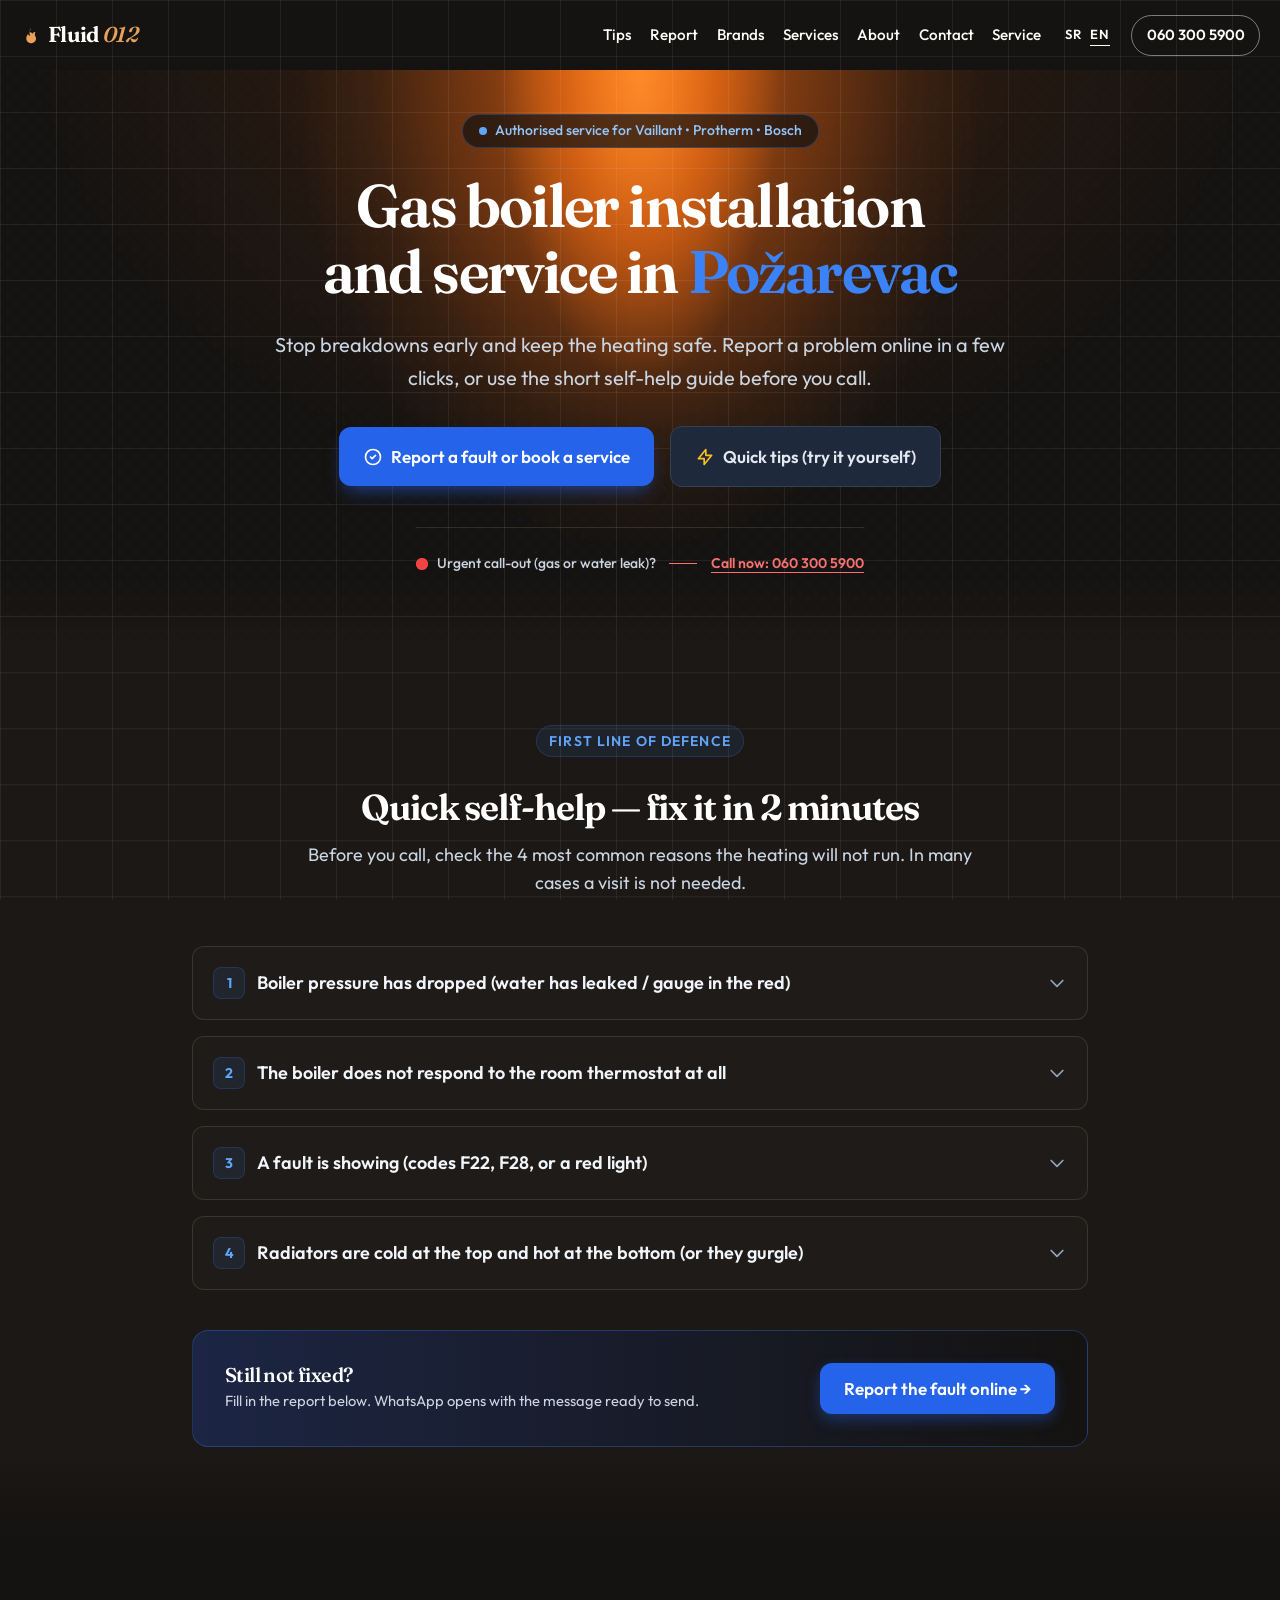
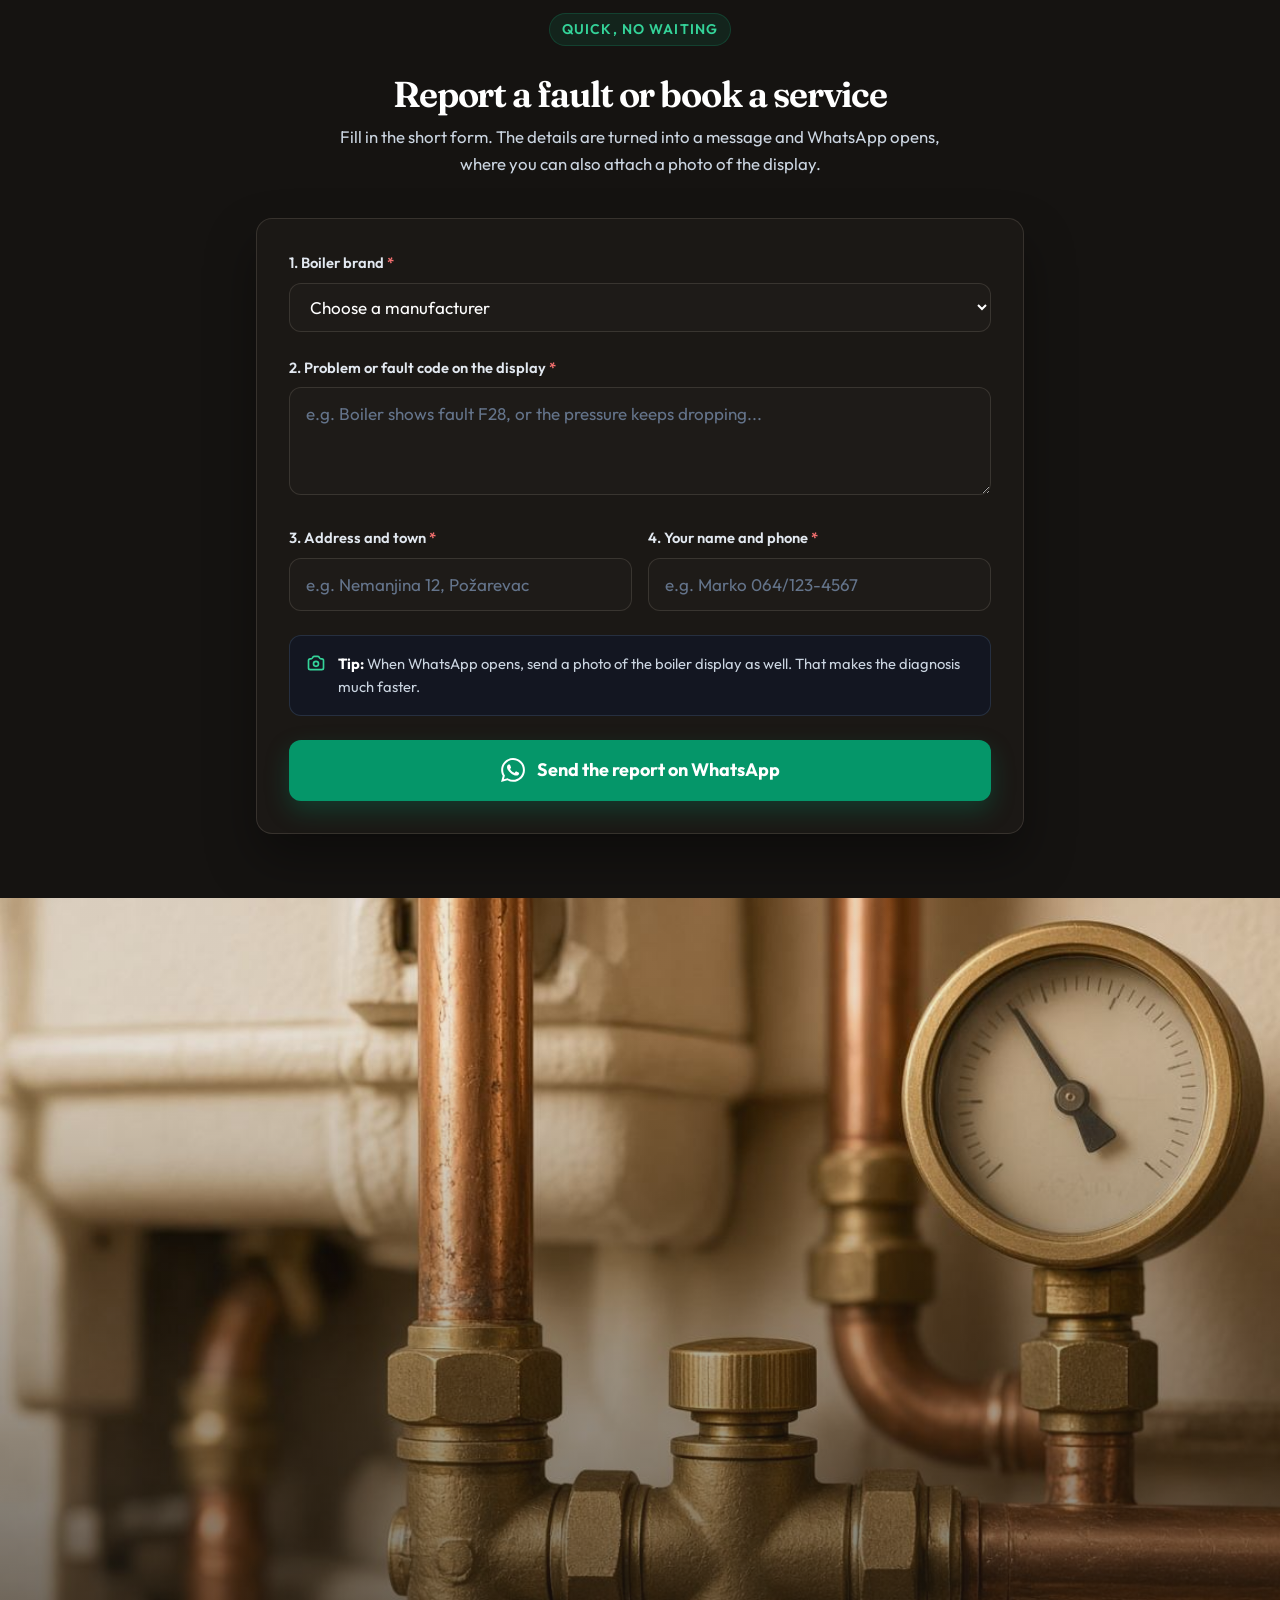
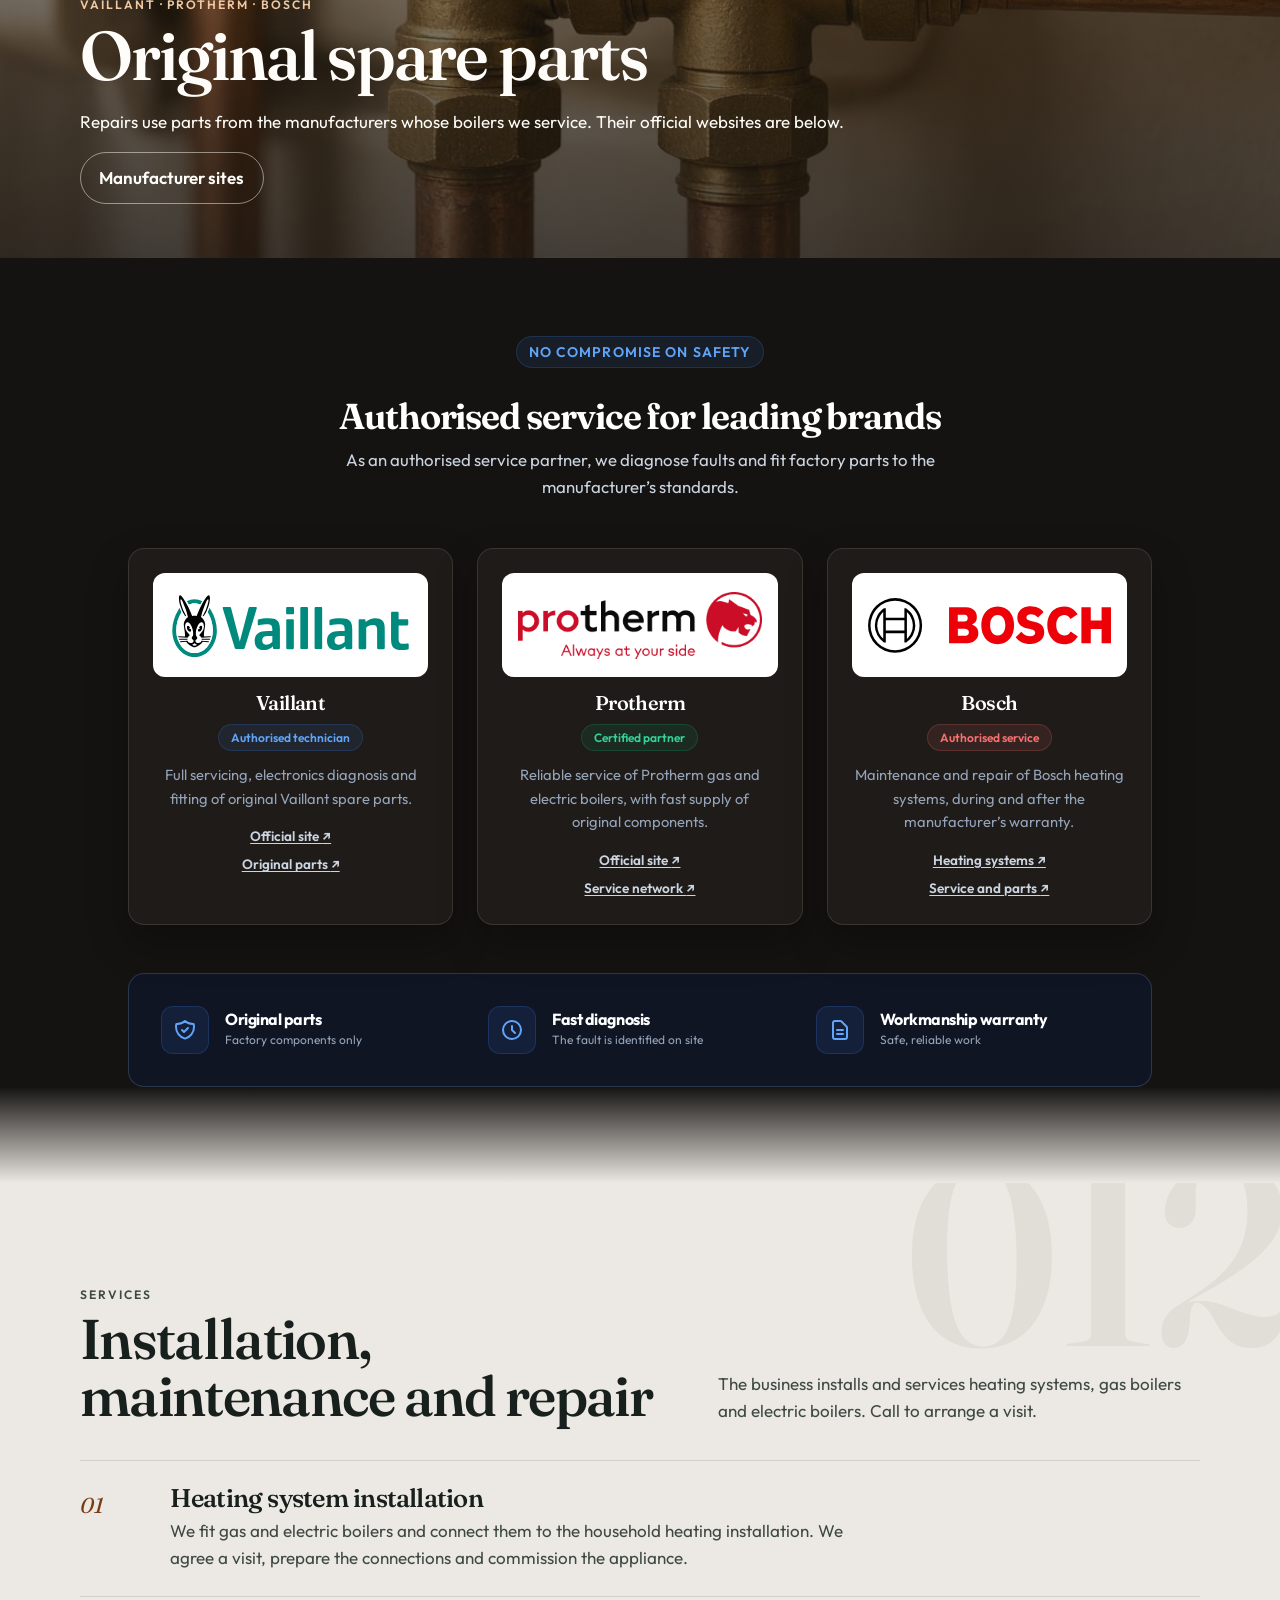
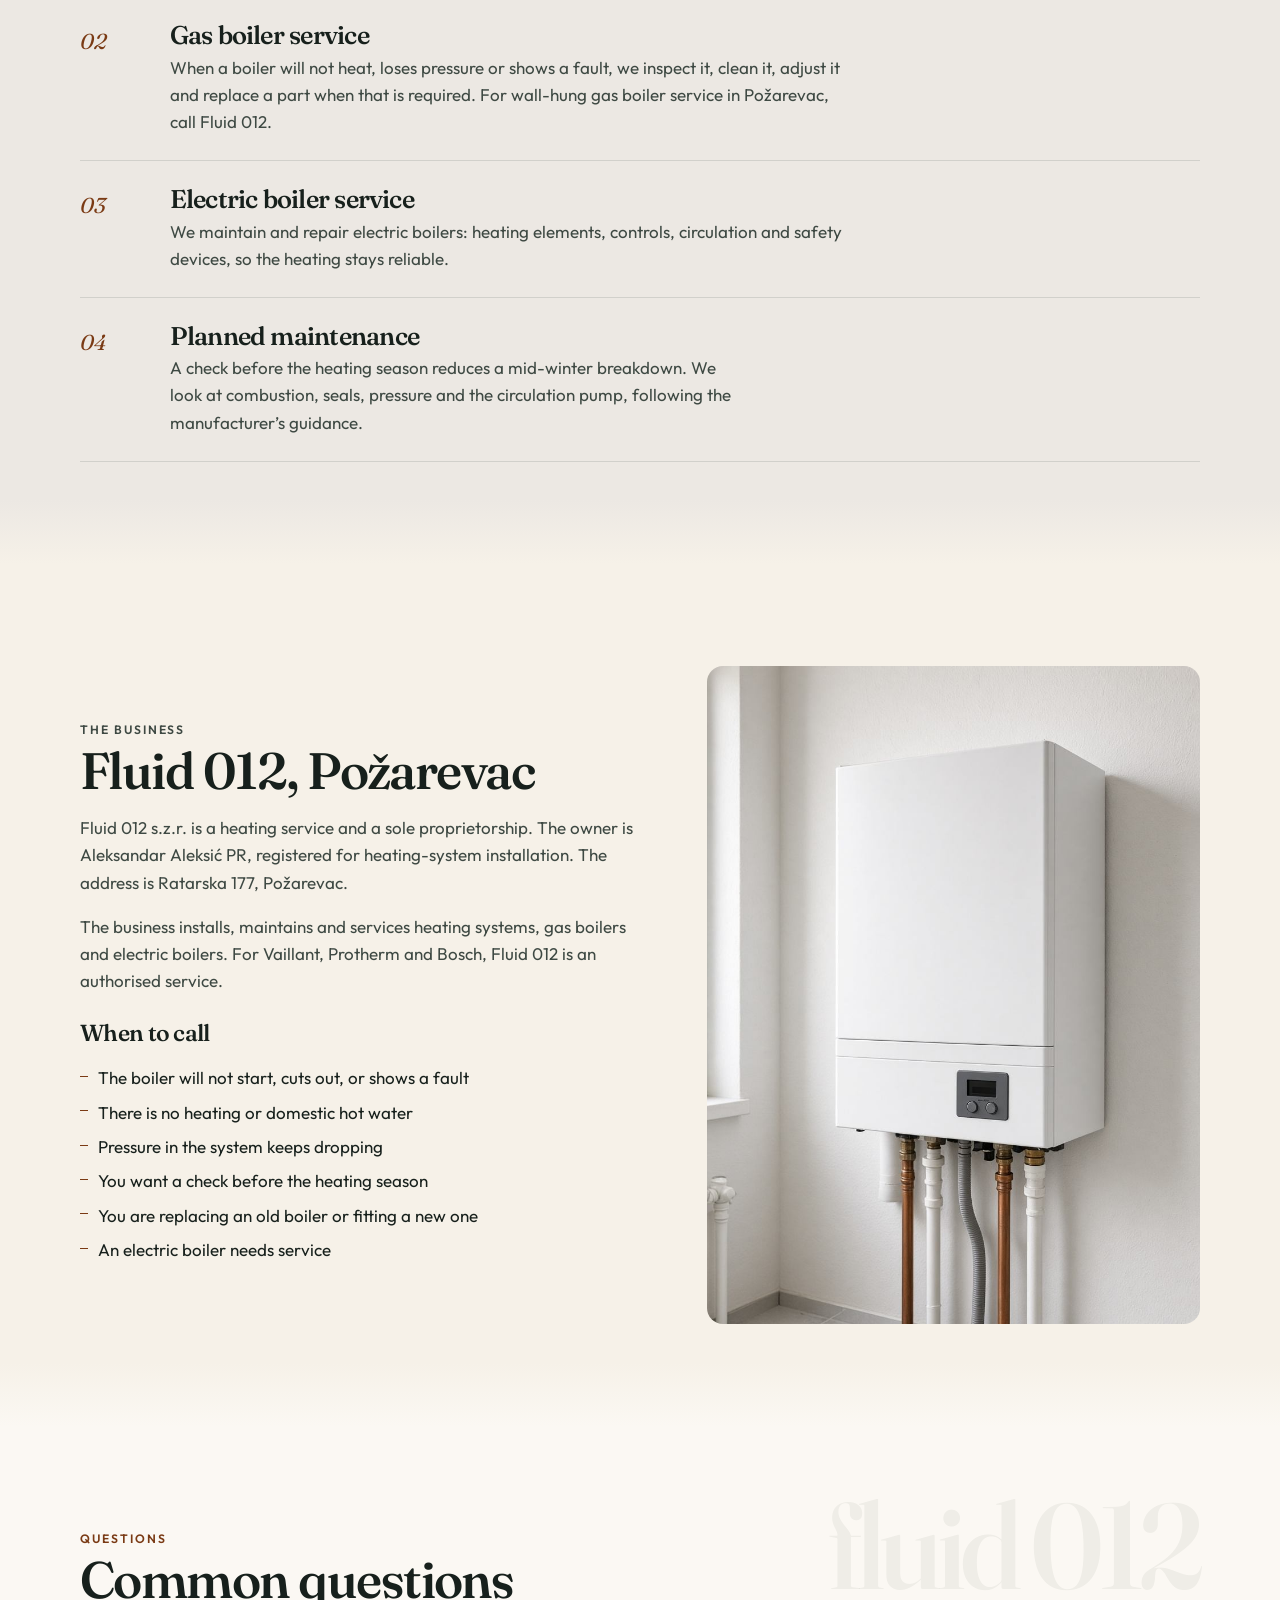
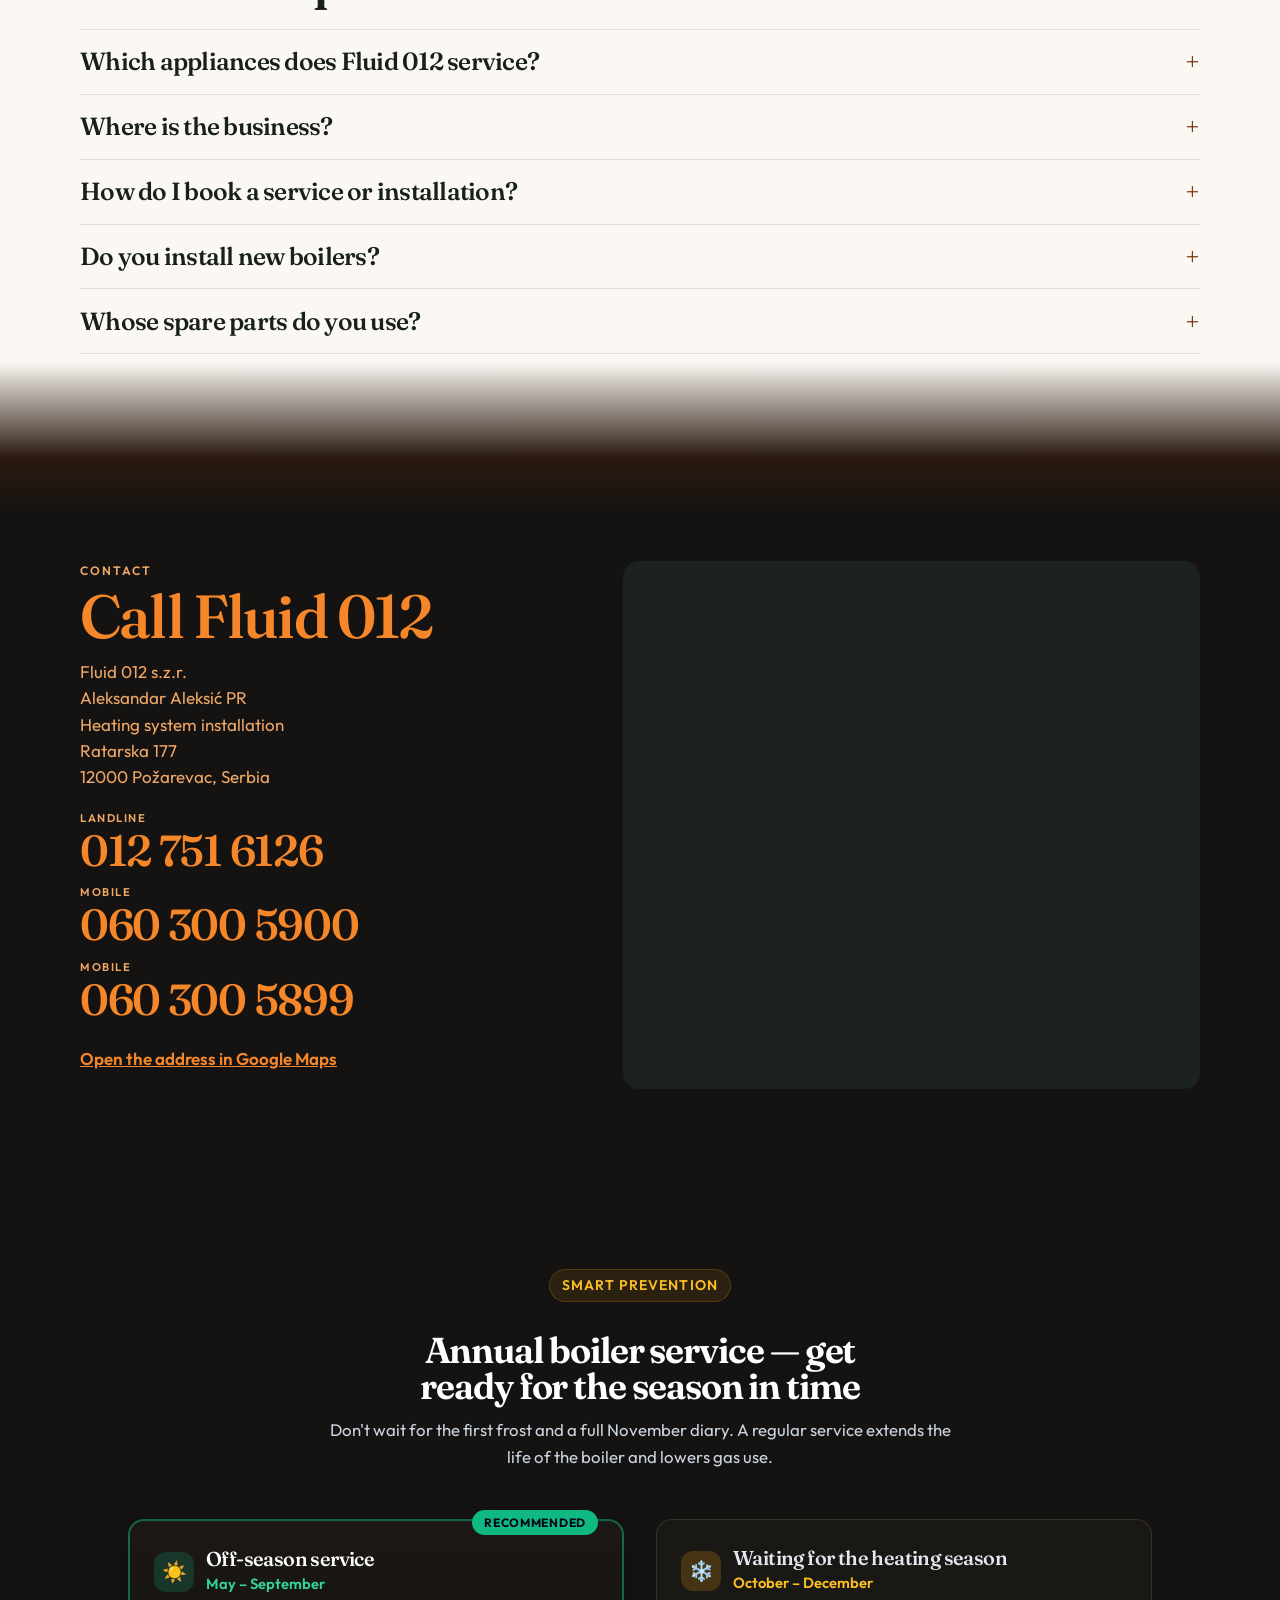
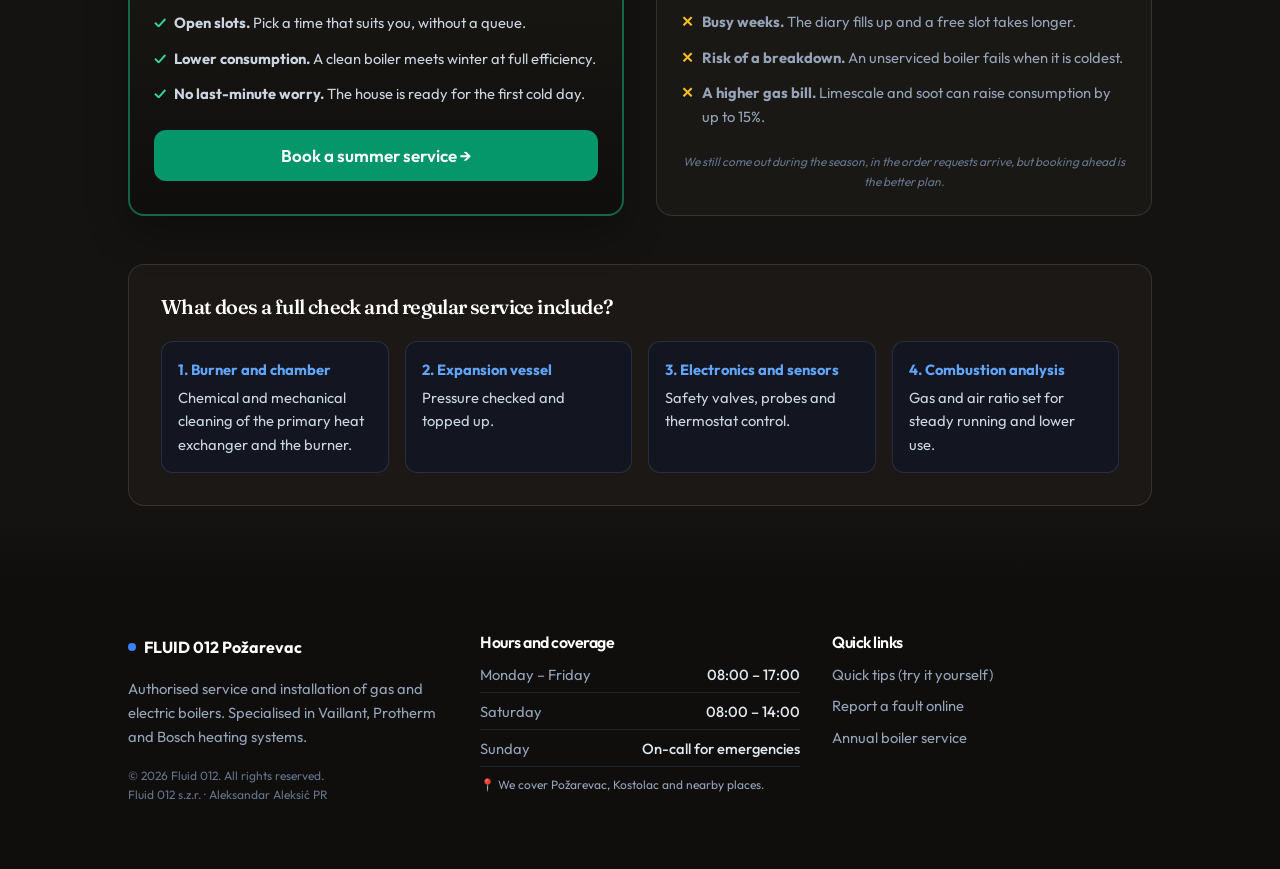
<file: en/index.html>
<!DOCTYPE html>
<html lang="en">
<head>
  <meta charset="utf-8">
  <meta name="viewport" content="width=device-width, initial-scale=1">
  <title>Gas boiler service Požarevac | Fluid 012</title>
  <meta name="description" content="Authorised service for Vaillant, Protherm and Bosch gas boilers in Požarevac. Report a fault online or use the quick self-help tips.">
  <meta name="robots" content="index, follow, max-image-preview:large, max-snippet:-1, max-video-preview:-1">
  <meta name="author" content="Fluid 012">
  <meta name="theme-color" content="#101411">
  <meta name="format-detection" content="telephone=no">
  <meta name="geo.placename" content="Požarevac">
  <meta name="geo.region" content="RS">
  <meta name="geo.position" content="44.6286183;21.1639427">
  <meta name="ICBM" content="44.6286183, 21.1639427">
  <link rel="canonical" href="/en/">
  <link rel="alternate" hreflang="sr" href="/">
  <link rel="alternate" hreflang="en" href="/en/">
  <link rel="alternate" hreflang="x-default" href="/">
  <meta property="og:type" content="website">
  <meta property="og:locale" content="en_GB">
  <meta property="og:locale:alternate" content="sr_RS">
  <meta property="og:site_name" content="Fluid 012">
  <meta property="og:title" content="Gas boiler service Požarevac | Fluid 012">
  <meta property="og:description" content="Authorised service for Vaillant, Protherm and Bosch gas boilers in Požarevac. Report a fault online or use the quick self-help tips.">
  <meta property="og:url" content="/en/">
  <meta property="og:image" content="/images/og-fluid-012.jpg">
  <meta property="og:image:width" content="1200">
  <meta property="og:image:height" content="675">
  <meta property="og:image:alt" content="Close-up of a wall-hung gas boiler heat exchanger and burner">
  <meta name="twitter:card" content="summary_large_image">
  <meta name="twitter:title" content="Gas boiler service Požarevac | Fluid 012">
  <meta name="twitter:description" content="Authorised service for Vaillant, Protherm and Bosch gas boilers in Požarevac. Report a fault online or use the quick self-help tips.">
  <meta name="twitter:image" content="/images/og-fluid-012.jpg">
  <link rel="icon" href="../favicon.svg" type="image/svg+xml">
  <link rel="manifest" href="../site.webmanifest">
  <link rel="preconnect" href="https://fonts.googleapis.com">
  <link rel="preconnect" href="https://fonts.gstatic.com" crossorigin>
  <link href="https://fonts.googleapis.com/css2?family=Fraunces:ital,opsz,wght@0,9..144,560;0,9..144,640;1,9..144,560&family=Outfit:wght@400;500;600&display=swap" rel="stylesheet">
  <link rel="stylesheet" href="../css/styles.css?v=29">
  <script type="application/ld+json" id="ld">
  {
    "@context": "https://schema.org",
    "@graph": [
      {
        "@type": "HVACBusiness",
        "@id": "/en/#business",
        "name": "Fluid 012",
        "legalName": "Aleksandar Aleksić PR Instalacija grejnih sistema",
        "alternateName": ["Fluid 012 s.z.r.", "Aleksandar Aleksić PR"],
        "description": "Installation, maintenance and servicing of heating systems, gas boilers and electric boilers in Požarevac, Serbia. Authorised service for Vaillant, Protherm and Bosch.",
        "url": "/en/",
        "image": "/images/servis-gasnog-kotla.jpg",
        "logo": "/favicon.svg",
        "telephone": "+381127516126",
        "address": {
          "@type": "PostalAddress",
          "streetAddress": "Ratarska 177",
          "postalCode": "12000",
          "addressLocality": "Požarevac",
          "addressCountry": "RS"
        },
        "geo": {
          "@type": "GeoCoordinates",
          "latitude": 44.6286183,
          "longitude": 21.1639427
        },
        "hasMap": "https://www.openstreetmap.org/?mlat=44.6286183&mlon=21.1639427#map=18/44.6286183/21.1639427",
        "areaServed": [
          { "@type": "City", "name": "Požarevac" },
          { "@type": "City", "name": "Kostolac" }
        ],
        "openingHoursSpecification": [
          {
            "@type": "OpeningHoursSpecification",
            "dayOfWeek": ["Monday", "Tuesday", "Wednesday", "Thursday", "Friday"],
            "opens": "08:00",
            "closes": "17:00"
          },
          {
            "@type": "OpeningHoursSpecification",
            "dayOfWeek": "Saturday",
            "opens": "08:00",
            "closes": "14:00"
          }
        ],
        "slogan": "Gas boiler installation and service in Požarevac",
        "contactPoint": [
          {
            "@type": "ContactPoint",
            "telephone": "+381127516126",
            "contactType": "customer service",
            "areaServed": "RS",
            "availableLanguage": "Serbian"
          },
          {
            "@type": "ContactPoint",
            "telephone": "+381603005900",
            "contactType": "customer service",
            "areaServed": "RS",
            "availableLanguage": "Serbian"
          },
          {
            "@type": "ContactPoint",
            "telephone": "+381603005899",
            "contactType": "customer service",
            "areaServed": "RS",
            "availableLanguage": "Serbian"
          }
        ],
        "hasOfferCatalog": {
          "@type": "OfferCatalog",
          "name": "Heating services",
          "itemListElement": [
            {
              "@type": "Offer",
              "itemOffered": {
                "@type": "Service",
                "name": "Heating system installation",
                "serviceType": "Heating installation",
                "areaServed": "Požarevac"
              }
            },
            {
              "@type": "Offer",
              "itemOffered": {
                "@type": "Service",
                "name": "Gas boiler service",
                "serviceType": "Gas boiler repair",
                "areaServed": "Požarevac"
              }
            },
            {
              "@type": "Offer",
              "itemOffered": {
                "@type": "Service",
                "name": "Electric boiler service",
                "serviceType": "Electric boiler repair",
                "areaServed": "Požarevac"
              }
            },
            {
              "@type": "Offer",
              "itemOffered": {
                "@type": "Service",
                "name": "Heating system maintenance",
                "serviceType": "Heating maintenance",
                "areaServed": "Požarevac"
              }
            }
          ]
        }
      },
      {
        "@type": "WebPage",
        "@id": "/en/#page",
        "url": "/en/",
        "name": "Gas boiler service Požarevac | Fluid 012",
        "description": "Authorised service for Vaillant, Protherm and Bosch gas boilers in Požarevac. Report a fault online or use the quick self-help tips.",
        "inLanguage": "en",
        "isPartOf": { "@id": "/en/#business" },
        "about": { "@id": "/en/#business" },
        "primaryImageOfPage": {
          "@type": "ImageObject",
          "url": "/images/servis-gasnog-kotla.jpg",
          "width": 1280,
          "height": 720,
          "caption": "Close-up of a wall-hung gas boiler heat exchanger and burner"
        }
      },
      {
        "@type": "FAQPage",
        "@id": "/en/#faq",
        "inLanguage": "en",
        "mainEntity": [
          {
            "@type": "Question",
            "name": "Which appliances does Fluid 012 service?",
            "acceptedAnswer": {
              "@type": "Answer",
              "text": "Fluid 012 installs, maintains and services heating systems, gas boilers and electric boilers. It is an authorised service for Vaillant, Protherm and Bosch."
            }
          },
          {
            "@type": "Question",
            "name": "Where is the business?",
            "acceptedAnswer": {
              "@type": "Answer",
              "text": "Ratarska 177, 12000 Požarevac, Serbia."
            }
          },
          {
            "@type": "Question",
            "name": "How do I book a service or installation?",
            "acceptedAnswer": {
              "@type": "Answer",
              "text": "Fill in the fault report on this page. WhatsApp opens on 060 300 5900 with the message ready to send. You can also call 012 751 6126, 060 300 5900 or 060 300 5899."
            }
          },
          {
            "@type": "Question",
            "name": "Do you install new boilers?",
            "acceptedAnswer": {
              "@type": "Answer",
              "text": "Yes. The business installs and services heating systems, gas boilers and electric boilers."
            }
          },
          {
            "@type": "Question",
            "name": "Whose spare parts do you use?",
            "acceptedAnswer": {
              "@type": "Answer",
              "text": "Original spare parts from Vaillant, Protherm and Bosch. Official pages of those manufacturers are in the Brands section."
            }
          }
        ]
      }
    ]
  }
  </script>
</head>
<body>
  <a class="skip" href="#sadrzaj">Skip to content</a>
  <header class="site-header" data-header>
    <a class="logo" href="#vrh">
      <svg viewBox="0 0 32 32" aria-hidden="true"><path fill="#e7a15a" d="M16.6 4.2c.5 3.4-.7 5.3-2.1 7.2 2.3-.3 4.4.8 5.2 3 .9-2.2 3-3.3 4.9-3-1.5 3-.8 5.5.2 7.4 2.1 3.4.2 8.6-4.6 9.9-4.4 1.2-8.8-1.2-9.9-5.2-.9-3.5.6-6.3 2.5-9 .8 1.8 2.2 2.8 3.6 2.9-1.6-3-1.5-6.2.2-13.2z"/></svg>
      <span>Fluid <em>012</em></span>
    </a>
    <button class="nav-toggle" type="button" aria-expanded="false" aria-controls="nav" data-nav-toggle>
      <span class="sr-only">Menu</span>
      <span aria-hidden="true"></span>
    </button>
    <nav class="site-nav" id="nav" data-nav aria-label="Main">
      <a href="#brza-dijagnostika">Tips</a>
      <a href="#prijava-kvara">Report</a>
      <a href="#brendovi">Brands</a>
      <a href="#usluge">Services</a>
      <a href="#o-nama">About</a>
      <a href="#kontakt">Contact</a>
      <a href="#redovan-servis">Service</a>
      <span class="lang">
        <a href="../index.html" hreflang="sr" lang="sr">SR</a>
        <a href="index.html" hreflang="en" lang="en" aria-current="page">EN</a>
      </span>
    </nav>
    <a class="header-call" href="tel:+381603005900">060 300 5900</a>
  </header>

  <main id="sadrzaj">
    <section class="hero" id="vrh" aria-labelledby="naslov">
      <div class="hero__grid" aria-hidden="true"></div>
      <div class="hero__inner">
        <p class="hero__badge">
          <span class="hero__dot" aria-hidden="true"></span>
          Authorised service for Vaillant • Protherm • Bosch
        </p>
        <h1 id="naslov">Gas boiler installation and service in <span class="hero__place">Požarevac</span></h1>
        <p class="hero__lead">Stop breakdowns early and keep the heating safe. Report a problem online in a few clicks, or use the short self-help guide before you call.</p>
        <div class="hero__actions">
          <a class="hero__btn hero__btn--primary" href="#prijava-kvara">
            <svg aria-hidden="true" fill="none" stroke="currentColor" viewBox="0 0 24 24">
              <path stroke-linecap="round" stroke-linejoin="round" stroke-width="2" d="M9 12l2 2 4-4m6 2a9 9 0 11-18 0 9 9 0 0118 0z"></path>
            </svg>
            Report a fault or book a service
          </a>
          <a class="hero__btn hero__btn--secondary" href="#brza-dijagnostika">
            <svg aria-hidden="true" fill="none" stroke="currentColor" viewBox="0 0 24 24">
              <path stroke-linecap="round" stroke-linejoin="round" stroke-width="2" d="M13 10V3L4 14h7v7l9-11h-7z"></path>
            </svg>
            Quick tips (try it yourself)
          </a>
        </div>
        <div class="hero__urgent">
          <p class="hero__urgent-label">
            <span class="hero__ping" aria-hidden="true">
              <span class="hero__ping-wave"></span>
              <span class="hero__ping-core"></span>
            </span>
            Urgent call-out (gas or water leak)?
          </p>
          <a href="tel:+381603005900">Call now: 060 300 5900</a>
        </div>
      </div>
    </section>

    <section class="help" id="brza-dijagnostika" aria-labelledby="dijagnostika-naslov">
      <div class="help__inner">
        <p class="help__badge">First line of defence</p>
        <h2 id="dijagnostika-naslov">Quick self-help — fix it in 2 minutes</h2>
        <p class="help__lead">Before you call, check the 4 most common reasons the heating will not run. In many cases a visit is not needed.</p>
        <div class="help__list">
          <details>
            <summary>
              <span class="help__row">
              <span class="help__title">
                <span class="help__n" aria-hidden="true">1</span>
                Boiler pressure has dropped (water has leaked / gauge in the red)
              </span>
              <svg class="help__chevron" aria-hidden="true" fill="none" stroke="currentColor" viewBox="0 0 24 24">
                <path stroke-linecap="round" stroke-linejoin="round" stroke-width="2" d="M19 9l-7 7-7-7"></path>
              </svg>
              </span>
            </summary>
            <div class="help__body">
              <p>Look at the gauge on the boiler (an analogue needle or a digital display). If the pressure is <strong>below 1.0 bar</strong> (it often flashes or sits in the red zone), the system does not have enough water.</p>
              <div class="help__fix">
                <strong>Quick fix:</strong>
                <ol class="help__steps">
                  <li>Find the blue or black filling valve on the underside of the boiler.</li>
                  <li>Open it slowly until the needle or display shows between <strong>1.2 and 1.5 bar</strong>.</li>
                  <li>Close the valve firmly after filling.</li>
                </ol>
              </div>
            </div>
          </details>
          <details>
            <summary>
              <span class="help__row">
              <span class="help__title">
                <span class="help__n" aria-hidden="true">2</span>
                The boiler does not respond to the room thermostat at all
              </span>
              <svg class="help__chevron" aria-hidden="true" fill="none" stroke="currentColor" viewBox="0 0 24 24">
                <path stroke-linecap="round" stroke-linejoin="round" stroke-width="2" d="M19 9l-7 7-7-7"></path>
              </svg>
              </span>
            </summary>
            <div class="help__body">
              <p>This is the most common problem at the start of the heating season. The thermostat looks as if it works, but it does not have enough power to send a signal to the boiler.</p>
              <div class="help__fix">
                <strong>Quick fix:</strong>
                Replace the batteries in the room thermostat (even if the screen is lit). Always use new <strong>alkaline batteries</strong> (AA or AAA). In 80% of these cases the boiler starts straight away.
              </div>
            </div>
          </details>
          <details>
            <summary>
              <span class="help__row">
              <span class="help__title">
                <span class="help__n" aria-hidden="true">3</span>
                A fault is showing (codes F22, F28, or a red light)
              </span>
              <svg class="help__chevron" aria-hidden="true" fill="none" stroke="currentColor" viewBox="0 0 24 24">
                <path stroke-linecap="round" stroke-linejoin="round" stroke-width="2" d="M19 9l-7 7-7-7"></path>
              </svg>
              </span>
            </summary>
            <div class="help__body">
              <p>The lockout comes from a brief drop in gas pressure, a power cut, or air in the system.</p>
              <div class="help__fix">
                <strong>Quick fix:</strong>
                Press and hold the <strong>Reset</strong> button (or the button with a flame or a crossed-out lightning symbol) for <strong>3 seconds</strong>. Do not reset the boiler more than twice in a row. If the fault returns, it needs a service visit.
              </div>
            </div>
          </details>
          <details>
            <summary>
              <span class="help__row">
              <span class="help__title">
                <span class="help__n" aria-hidden="true">4</span>
                Radiators are cold at the top and hot at the bottom (or they gurgle)
              </span>
              <svg class="help__chevron" aria-hidden="true" fill="none" stroke="currentColor" viewBox="0 0 24 24">
                <path stroke-linecap="round" stroke-linejoin="round" stroke-width="2" d="M19 9l-7 7-7-7"></path>
              </svg>
              </span>
            </summary>
            <div class="help__body">
              <p>Air has collected in the radiator and stops hot water circulating in the upper part.</p>
              <div class="help__fix">
                <strong>Quick fix:</strong>
                Use a radiator bleed key. Open the valve on the side of the radiator until the air is gone and a thin stream of water comes out. Then check the boiler pressure and top it up if it has dropped.
              </div>
            </div>
          </details>
        </div>
        <div class="help__next">
          <div>
            <h3>Still not fixed?</h3>
            <p>Fill in the report below. WhatsApp opens with the message ready to send.</p>
          </div>
          <a class="help__cta" href="#prijava-kvara">Report the fault online →</a>
        </div>
      </div>
    </section>

    <section class="report" id="prijava-kvara" aria-labelledby="prijava-naslov">
      <div class="report__inner">
        <p class="report__badge">Quick, no waiting</p>
        <h2 id="prijava-naslov">Report a fault or book a service</h2>
        <p class="report__lead">Fill in the short form. The details are turned into a message and WhatsApp opens, where you can also attach a photo of the display.</p>
        <form class="report__form" data-whatsapp>
          <div>
            <label for="markaKotla">1. Boiler brand <span class="report__req">*</span></label>
            <select id="markaKotla" name="marka" required>
              <option value="" disabled selected>Choose a manufacturer</option>
              <option value="Vaillant">Vaillant</option>
              <option value="Protherm">Protherm</option>
              <option value="Bosch">Bosch</option>
              <option value="Electric boiler">Electric boiler (any brand)</option>
              <option value="Another gas boiler">Another gas boiler</option>
            </select>
          </div>
          <div>
            <label for="opisKvara">2. Problem or fault code on the display <span class="report__req">*</span></label>
            <textarea id="opisKvara" name="opis" rows="3" required placeholder="e.g. Boiler shows fault F28, or the pressure keeps dropping..."></textarea>
          </div>
          <div class="report__row">
            <div>
              <label for="adresa">3. Address and town <span class="report__req">*</span></label>
              <input id="adresa" name="adresa" type="text" required autocomplete="street-address" placeholder="e.g. Nemanjina 12, Požarevac">
            </div>
            <div>
              <label for="imeTelefon">4. Your name and phone <span class="report__req">*</span></label>
              <input id="imeTelefon" name="klijent" type="text" required autocomplete="name" placeholder="e.g. Marko 064/123-4567">
            </div>
          </div>
          <p class="report__tip">
            <svg aria-hidden="true" viewBox="0 0 24 24" fill="none" stroke="currentColor">
              <path stroke-linecap="round" stroke-linejoin="round" stroke-width="2" d="M3 9a2 2 0 012-2h0.93a2 2 0 001.664-.89l.812-1.22A2 2 0 0110.07 4h3.86a2 2 0 011.664.89l.812 1.22A2 2 0 0018.07 7H19a2 2 0 012 2v9a2 2 0 01-2 2H5a2 2 0 01-2-2V9z"></path>
              <path stroke-linecap="round" stroke-linejoin="round" stroke-width="2" d="M15 13a3 3 0 11-6 0 3 3 0 016 0z"></path>
            </svg>
            <span><strong>Tip:</strong> When WhatsApp opens, send a photo of the boiler display as well. That makes the diagnosis much faster.</span>
          </p>
          <button type="submit">
            <svg aria-hidden="true" viewBox="0 0 24 24">
              <path d="M.057 24l1.687-6.163c-1.041-1.804-1.588-3.849-1.587-5.946.003-6.556 5.338-11.891 11.893-11.891 3.181.001 6.167 1.24 8.413 3.488 2.245 2.248 3.481 5.236 3.48 8.414-.003 6.557-5.338 11.892-11.893 11.892-1.99-.001-3.951-.5-5.688-1.448l-6.305 1.654zm6.597-3.807c1.676.995 3.276 1.591 5.392 1.592 5.448 0 9.886-4.434 9.889-9.885.002-5.462-4.415-9.89-9.881-9.892-5.452 0-9.887 4.434-9.889 9.884-.001 2.225.651 3.891 1.746 5.634l-.999 3.648 3.742-.981zm11.387-5.464c-.074-.124-.272-.198-.57-.347-.297-.149-1.758-.868-2.031-.967-.272-.099-.47-.149-.669.149-.198.297-.768.967-.941 1.165-.173.198-.347.223-.644.074-.297-.149-1.255-.462-2.39-1.475-.883-.788-1.48-1.761-1.653-2.059-.173-.297-.018-.458.13-.606.134-.133.297-.347.446-.521.151-.172.2-.296.3-.495.099-.198.05-.372-.025-.521-.075-.148-.669-1.611-.916-2.206-.242-.579-.487-.501-.669-.51l-.57-.01c-.198 0-.52.074-.792.372s-1.04 1.016-1.04 2.479 1.065 2.876 1.213 3.074c.149.198 2.095 3.2 5.076 4.487.709.306 1.263.489 1.694.626.712.226 1.36.194 1.872.118.572-.085 1.758-.719 2.006-1.413.248-.695.248-1.29.173-1.414z"/>
            </svg>
            Send the report on WhatsApp
          </button>
        </form>
      </div>
    </section>

    <section class="band" aria-labelledby="delovi-naslov">
      <img src="../images/rezervni-delovi-grejanje.jpg" width="1152" height="864" alt="Close-up of copper heating pipes, brass valves and a pressure gauge" loading="lazy" decoding="async">
      <div class="band__shade" aria-hidden="true"></div>
      <div class="band__copy">
        <div class="wrap">
          <p class="eyebrow eyebrow--light">Vaillant · Protherm · Bosch</p>
          <h2 id="delovi-naslov">Original spare parts</h2>
          <p>Repairs use parts from the manufacturers whose boilers we service. Their official websites are below.</p>
          <a class="btn btn--ghost" href="#brendovi">Manufacturer sites</a>
        </div>
      </div>
    </section>

    <section class="brands" id="brendovi" aria-labelledby="brendovi-naslov">
      <div class="brands__inner">
        <p class="brands__badge">No compromise on safety</p>
        <h2 id="brendovi-naslov">Authorised service for leading brands</h2>
        <p class="brands__lead">As an authorised service partner, we diagnose faults and fit factory parts to the manufacturer’s standards.</p>
        <div class="brand-grid">
          <article class="brand">
            <div class="brand__logo">
              <img src="../images/logos/vaillant.svg" alt="" width="288" height="82">
            </div>
            <h3>Vaillant</h3>
            <p class="brand__tag brand__tag--blue">Authorised technician</p>
            <p>Full servicing, electronics diagnosis and fitting of original Vaillant spare parts.</p>
            <div class="brand__links">
              <a href="https://www.vaillant.rs/" target="_blank" rel="noopener noreferrer">Official site <span aria-hidden="true">↗</span><span class="sr-only"> Vaillant (opens in a new window)</span></a>
              <a href="https://www.vaillant.rs/servis/treba-vam-popravka-tu-smo-da-vas-podrzimo/" target="_blank" rel="noopener noreferrer">Original parts <span aria-hidden="true">↗</span><span class="sr-only"> Vaillant (opens in a new window)</span></a>
            </div>
          </article>
          <article class="brand">
            <div class="brand__logo">
              <img src="../images/logos/protherm.png" alt="" width="320" height="120">
            </div>
            <h3>Protherm</h3>
            <p class="brand__tag brand__tag--green">Certified partner</p>
            <p>Reliable service of Protherm gas and electric boilers, with fast supply of original components.</p>
            <div class="brand__links">
              <a href="https://protherm.rs/" target="_blank" rel="noopener noreferrer">Official site <span aria-hidden="true">↗</span><span class="sr-only"> Protherm (opens in a new window)</span></a>
              <a href="https://protherm.rs/servis/servis/" target="_blank" rel="noopener noreferrer">Service network <span aria-hidden="true">↗</span><span class="sr-only"> Protherm (opens in a new window)</span></a>
            </div>
          </article>
          <article class="brand">
            <div class="brand__logo">
              <img src="../images/logos/bosch.svg" alt="" width="216" height="48">
            </div>
            <h3>Bosch</h3>
            <p class="brand__tag brand__tag--red">Authorised service</p>
            <p>Maintenance and repair of Bosch heating systems, during and after the manufacturer’s warranty.</p>
            <div class="brand__links">
              <a href="https://www.bosch-homecomfort.com/rs/sr/ocs/rezidencijalni-objekti/sistemi-grejanja-18047456-c/" target="_blank" rel="noopener noreferrer">Heating systems <span aria-hidden="true">↗</span><span class="sr-only"> Bosch (opens in a new window)</span></a>
              <a href="https://www.bosch-homecomfort.com/rs/sr/rezidencijalni-objekti/servis-i-podrska/tehnicka-podrska-i-servis/" target="_blank" rel="noopener noreferrer">Service and parts <span aria-hidden="true">↗</span><span class="sr-only"> Bosch (opens in a new window)</span></a>
            </div>
          </article>
        </div>
        <ul class="trust">
          <li>
            <span class="trust__icon" aria-hidden="true">
              <svg viewBox="0 0 24 24" fill="none" stroke="currentColor"><path stroke-linecap="round" stroke-linejoin="round" stroke-width="2" d="M9 12l2 2 4-4m5.618-4.016A11.955 11.955 0 0112 2.944a11.955 11.955 0 01-8.618 3.04A12.02 12.02 0 003 9c0 5.591 3.824 10.29 9 11.622 5.176-1.332 9-6.03 9-11.622 0-1.042-.133-2.052-.382-3.016z"></path></svg>
            </span>
            <div>
              <h3>Original parts</h3>
              <p>Factory components only</p>
            </div>
          </li>
          <li>
            <span class="trust__icon" aria-hidden="true">
              <svg viewBox="0 0 24 24" fill="none" stroke="currentColor"><path stroke-linecap="round" stroke-linejoin="round" stroke-width="2" d="M12 8v4l3 3m6-3a9 9 0 11-18 0 9 9 0 0118 0z"></path></svg>
            </span>
            <div>
              <h3>Fast diagnosis</h3>
              <p>The fault is identified on site</p>
            </div>
          </li>
          <li>
            <span class="trust__icon" aria-hidden="true">
              <svg viewBox="0 0 24 24" fill="none" stroke="currentColor"><path stroke-linecap="round" stroke-linejoin="round" stroke-width="2" d="M9 12h6m-6 4h6m2 5H7a2 2 0 01-2-2V5a2 2 0 012-2h5.586a1 1 0 01.707.293l5.414 5.414a1 1 0 01.293.707V19a2 2 0 01-2 2z"></path></svg>
            </span>
            <div>
              <h3>Workmanship warranty</h3>
              <p>Safe, reliable work</p>
            </div>
          </li>
        </ul>
      </div>
    </section>

    <section class="section services" id="usluge" aria-labelledby="usluge-naslov">
      <p class="watermark" aria-hidden="true">012</p>
      <div class="wrap">
        <div class="section-head">
          <div>
            <p class="eyebrow">Services</p>
            <h2 id="usluge-naslov">Installation, maintenance and repair</h2>
          </div>
          <p>The business installs and services heating systems, gas boilers and electric boilers. Call to arrange a visit.</p>
        </div>
        <ol class="service-list">
          <li>
            <article class="service">
              <span class="service__n">01</span>
              <div>
                <h3>Heating system installation</h3>
                <p>We fit gas and electric boilers and connect them to the household heating installation. We agree a visit, prepare the connections and commission the appliance.</p>
              </div>
            </article>
          </li>
          <li>
            <article class="service">
              <span class="service__n">02</span>
              <div>
                <h3>Gas boiler service</h3>
                <p>When a boiler will not heat, loses pressure or shows a fault, we inspect it, clean it, adjust it and replace a part when that is required. For wall-hung gas boiler service in Požarevac, call Fluid 012.</p>
              </div>
            </article>
          </li>
          <li>
            <article class="service">
              <span class="service__n">03</span>
              <div>
                <h3>Electric boiler service</h3>
                <p>We maintain and repair electric boilers: heating elements, controls, circulation and safety devices, so the heating stays reliable.</p>
              </div>
            </article>
          </li>
          <li>
            <article class="service">
              <span class="service__n">04</span>
              <div>
                <h3>Planned maintenance</h3>
                <p>A check before the heating season reduces a mid-winter breakdown. We look at combustion, seals, pressure and the circulation pump, following the manufacturer’s guidance.</p>
              </div>
            </article>
          </li>
        </ol>
      </div>
    </section>

    <section class="section about" id="o-nama" aria-labelledby="o-nama-naslov">
      <div class="wrap about__grid">
        <div class="about__copy">
          <p class="eyebrow">The business</p>
          <h2 id="o-nama-naslov">Fluid 012, Požarevac</h2>
          <p>Fluid 012 s.z.r. is a heating service and a sole proprietorship. The owner is Aleksandar Aleksić PR, registered for heating-system installation. The address is Ratarska 177, Požarevac.</p>
          <p>The business installs, maintains and services heating systems, gas boilers and electric boilers. For Vaillant, Protherm and Bosch, Fluid 012 is an authorised service.</p>
          <h3>When to call</h3>
          <ul class="checklist">
            <li>The boiler will not start, cuts out, or shows a fault</li>
            <li>There is no heating or domestic hot water</li>
            <li>Pressure in the system keeps dropping</li>
            <li>You want a check before the heating season</li>
            <li>You are replacing an old boiler or fitting a new one</li>
            <li>An electric boiler needs service</li>
          </ul>
        </div>
        <figure class="about__figure">
          <img src="../images/zidni-gasni-kotao.jpg" width="864" height="1152" alt="White wall-hung gas boiler with copper and white pipe connections, photographed up close" loading="lazy" decoding="async">
        </figure>
      </div>
    </section>

    <section class="section faq" id="pitanja" aria-labelledby="pitanja-naslov">
      <p class="watermark" aria-hidden="true">fluid 012</p>
      <div class="wrap">
        <p class="eyebrow">Questions</p>
        <h2 id="pitanja-naslov">Common questions</h2>
        <details>
          <summary><h3>Which appliances does Fluid 012 service?</h3></summary>
          <p>Fluid 012 installs, maintains and services heating systems, gas boilers and electric boilers. It is an authorised service for Vaillant, Protherm and Bosch.</p>
        </details>
        <details>
          <summary><h3>Where is the business?</h3></summary>
          <p>Ratarska 177, 12000 Požarevac, Serbia.</p>
        </details>
        <details>
          <summary><h3>How do I book a service or installation?</h3></summary>
          <p>Fill in the <a href="#prijava-kvara">report</a>. WhatsApp opens on <a href="tel:+381603005900">060 300 5900</a> with the message ready to send. You can also call <a href="tel:+381127516126">012 751 6126</a>, <a href="tel:+381603005900">060 300 5900</a> or <a href="tel:+381603005899">060 300 5899</a>.</p>
        </details>
        <details>
          <summary><h3>Do you install new boilers?</h3></summary>
          <p>Yes. The business installs and services heating systems, gas boilers and electric boilers.</p>
        </details>
        <details>
          <summary><h3>Whose spare parts do you use?</h3></summary>
          <p>Original spare parts from Vaillant, Protherm and Bosch. Official pages are in the <a href="#brendovi">Brands</a> section.</p>
        </details>
      </div>
    </section>

    <section class="contact" id="kontakt" aria-labelledby="kontakt-naslov">
      <div class="wrap contact__grid">
        <div>
          <p class="eyebrow eyebrow--light">Contact</p>
          <h2 id="kontakt-naslov">Call Fluid 012</h2>
          <address>
            Fluid 012 s.z.r.<br>
            Aleksandar Aleksić PR<br>
            Heating system installation<br>
            Ratarska 177<br>
            12000 Požarevac, Serbia
          </address>
          <ul class="contact__phones">
            <li><a href="tel:+381127516126"><small>Landline</small>012 751 6126</a></li>
            <li><a href="tel:+381603005900"><small>Mobile</small>060 300 5900</a></li>
            <li><a href="tel:+381603005899"><small>Mobile</small>060 300 5899</a></li>
          </ul>
          <p><a class="map-link" href="https://www.google.com/maps/search/?api=1&amp;query=Ratarska+177,+12000+Po%C5%BEarevac" target="_blank" rel="noopener noreferrer">Open the address in Google Maps <span class="sr-only">(opens in a new window)</span></a></p>
        </div>
        <div class="map-frame">
          <iframe title="Map: Ratarska 177, Požarevac" src="https://www.openstreetmap.org/export/embed.html?bbox=21.1559%2C44.6236%2C21.1719%2C44.6336&amp;layer=mapnik&amp;marker=44.6286183%2C21.1639427" loading="lazy" referrerpolicy="no-referrer-when-downgrade"></iframe>
        </div>
      </div>
    </section>
    <section class="annual" id="redovan-servis" aria-labelledby="servis-naslov">
      <div class="annual__inner">
        <p class="annual__badge">Smart prevention</p>
        <h2 id="servis-naslov">Annual boiler service — get ready for the season in time</h2>
        <p class="annual__lead">Don't wait for the first frost and a full November diary. A regular service extends the life of the boiler and lowers gas use.</p>
        <div class="season">
          <article class="season__card season__card--best">
            <p class="season__flag">Recommended</p>
            <div class="season__head">
              <span class="season__icon season__icon--sun" aria-hidden="true">☀️</span>
              <div>
                <h3>Off-season service</h3>
                <p class="season__when season__when--good">May – September</p>
              </div>
            </div>
            <ul class="season__list">
              <li><span aria-hidden="true">✓</span><span><strong>Open slots.</strong> Pick a time that suits you, without a queue.</span></li>
              <li><span aria-hidden="true">✓</span><span><strong>Lower consumption.</strong> A clean boiler meets winter at full efficiency.</span></li>
              <li><span aria-hidden="true">✓</span><span><strong>No last-minute worry.</strong> The house is ready for the first cold day.</span></li>
            </ul>
            <a class="season__cta" href="#prijava-kvara">Book a summer service →</a>
          </article>
          <article class="season__card">
            <div class="season__head">
              <span class="season__icon season__icon--snow" aria-hidden="true">❄️</span>
              <div>
                <h3>Waiting for the heating season</h3>
                <p class="season__when season__when--busy">October – December</p>
              </div>
            </div>
            <ul class="season__list">
              <li><span aria-hidden="true">✕</span><span><strong>Busy weeks.</strong> The diary fills up and a free slot takes longer.</span></li>
              <li><span aria-hidden="true">✕</span><span><strong>Risk of a breakdown.</strong> An unserviced boiler fails when it is coldest.</span></li>
              <li><span aria-hidden="true">✕</span><span><strong>A higher gas bill.</strong> Limescale and soot can raise consumption by up to 15%.</span></li>
            </ul>
            <p class="season__note">We still come out during the season, in the order requests arrive, but booking ahead is the better plan.</p>
          </article>
        </div>
        <div class="annual__scope">
          <h3>What does a full check and regular service include?</h3>
          <ul class="scope">
            <li><strong>1. Burner and chamber</strong> Chemical and mechanical cleaning of the primary heat exchanger and the burner.</li>
            <li><strong>2. Expansion vessel</strong> Pressure checked and topped up.</li>
            <li><strong>3. Electronics and sensors</strong> Safety valves, probes and thermostat control.</li>
            <li><strong>4. Combustion analysis</strong> Gas and air ratio set for steady running and lower use.</li>
          </ul>
        </div>
      </div>
    </section>

  </main>

  <footer class="site-footer">
    <div class="footer__grid">
      <div>
        <p class="footer__brand"><span class="footer__dot" aria-hidden="true"></span> FLUID 012 Požarevac</p>
        <p>Authorised service and installation of gas and electric boilers. Specialised in Vaillant, Protherm and Bosch heating systems.</p>
        <p class="footer__legal">© <span data-year>2026</span> Fluid 012. All rights reserved.<br>Fluid 012 s.z.r. · Aleksandar Aleksić PR</p>
      </div>
      <div>
        <h2>Hours and coverage</h2>
        <dl class="hours">
          <div>
            <dt>Monday – Friday</dt>
            <dd>08:00 – 17:00</dd>
          </div>
          <div>
            <dt>Saturday</dt>
            <dd>08:00 – 14:00</dd>
          </div>
          <div>
            <dt>Sunday</dt>
            <dd class="hours__alert">On-call for emergencies</dd>
          </div>
        </dl>
        <p class="footer__area"><span aria-hidden="true">📍 </span>We cover Požarevac, Kostolac and nearby places.</p>
      </div>
      <nav aria-label="Quick links">
        <h2>Quick links</h2>
        <ul>
          <li><a href="#brza-dijagnostika">Quick tips (try it yourself)</a></li>
          <li><a href="#prijava-kvara">Report a fault online</a></li>
          <li><a href="#redovan-servis">Annual boiler service</a></li>
        </ul>
      </nav>
    </div>
  </footer>
  <nav class="callbar" aria-label="Quick actions">
    <a class="callbar__report" href="#prijava-kvara">
      <svg viewBox="0 0 24 24" aria-hidden="true"><path d="M.057 24l1.687-6.163c-1.041-1.804-1.588-3.849-1.587-5.946.003-6.556 5.338-11.891 11.893-11.891 3.181.001 6.167 1.24 8.413 3.488 2.245 2.248 3.481 5.236 3.48 8.414-.003 6.557-5.338 11.892-11.893 11.892-1.99-.001-3.951-.5-5.688-1.448l-6.305 1.654zm6.597-3.807c1.676.995 3.276 1.591 5.392 1.592 5.448 0 9.886-4.434 9.889-9.885.002-5.462-4.415-9.89-9.881-9.892-5.452 0-9.887 4.434-9.889 9.884-.001 2.225.651 3.891 1.746 5.634l-.999 3.648 3.742-.981zm11.387-5.464c-.074-.124-.272-.198-.57-.347-.297-.149-1.758-.868-2.031-.967-.272-.099-.47-.149-.669.149-.198.297-.768.967-.941 1.165-.173.198-.347.223-.644.074-.297-.149-1.255-.462-2.39-1.475-.883-.788-1.48-1.761-1.653-2.059-.173-.297-.018-.458.13-.606.134-.133.297-.347.446-.521.151-.172.2-.296.3-.495.099-.198.05-.372-.025-.521-.075-.148-.669-1.611-.916-2.206-.242-.579-.487-.501-.669-.51l-.57-.01c-.198 0-.52.074-.792.372s-1.04 1.016-1.04 2.479 1.065 2.876 1.213 3.074c.149.198 2.095 3.2 5.076 4.487.709.306 1.263.489 1.694.626.712.226 1.36.194 1.872.118.572-.085 1.758-.719 2.006-1.413.248-.695.248-1.29.173-1.414z"/></svg>
      Report a fault
    </a>
    <a class="callbar__urgent" href="tel:+381603005900">
      <span>Urgent</span>
      <span>Call</span>
      <span class="sr-only">060 300 5900</span>
    </a>
  </nav>
  <script src="../js/main.js?v=2"></script>
</body>
</html>
</file>
<file: css/styles.css>
:root {
  --ink: #17201c;
  --ink-soft: #3e4943;
  --cream: #f6f1e8;
  --cream-deep: #efe4d4;
  --paper: #fbf8f3;
  --copper: #c56a32;
  --copper-deep: #7a3a14;
  --copper-light: #f0c9a2;
  --line: rgba(23, 32, 28, 0.12);
  --dark: #151311;
  --night: #151311;
  --night-lift: #1b1815;
  --night-deep: #0f0e0c;
  --sheen: #2a1a10;
  --panel: #1e1b18;
  --panel-line: rgba(255, 236, 220, 0.12);
  --ember: rgba(240, 112, 20, 0.92);
  --flame: #f5872a;
  --flame-soft: #f0a868;
  --stone: #ece8e3;
  --grid-ink:
    linear-gradient(rgba(21, 19, 17, 0.06) 1px, transparent 1px) 0 0 / 56px 56px fixed,
    linear-gradient(90deg, rgba(21, 19, 17, 0.06) 1px, transparent 1px) 0 0 / 56px 56px fixed;
  --grid:
    linear-gradient(rgba(255, 255, 255, 0.065) 1px, transparent 1px) 0 0 / 56px 56px fixed,
    linear-gradient(90deg, rgba(255, 255, 255, 0.065) 1px, transparent 1px) 0 0 / 56px 56px fixed;
  --header: 4.4rem;
  --max: 70rem;
  --serif: "Fraunces", "Iowan Old Style", Palatino, Georgia, serif;
  --sans: "Outfit", "Segoe UI", sans-serif;
  color-scheme: light;
}

*,
*::before,
*::after { box-sizing: border-box; }

html {
  scroll-behavior: smooth;
  -webkit-text-size-adjust: 100%;
  text-size-adjust: 100%;
}

@media (hover: none) and (pointer: coarse) {
  :root {
    --grid:
      linear-gradient(rgba(255, 255, 255, 0.065) 1px, transparent 1px) 0 0 / 56px 56px,
      linear-gradient(90deg, rgba(255, 255, 255, 0.065) 1px, transparent 1px) 0 0 / 56px 56px;
    --grid-ink:
      linear-gradient(rgba(21, 19, 17, 0.06) 1px, transparent 1px) 0 0 / 56px 56px,
      linear-gradient(90deg, rgba(21, 19, 17, 0.06) 1px, transparent 1px) 0 0 / 56px 56px;
  }
}
[id] { scroll-margin-top: calc(var(--header) + 0.6rem); }

body {
  margin: 0;
  font-family: var(--sans);
  font-size: 1.0625rem;
  font-weight: 400;
  line-height: 1.6;
  color: var(--ink);
  background: var(--cream);
}

img { max-width: 100%; display: block; }
button, input, select, textarea { font: inherit; }
a { color: inherit; }
h1, h2, h3 {
  font-family: var(--serif);
  font-weight: 560;
  letter-spacing: -0.03em;
  line-height: 1.02;
  text-wrap: balance;
}
p { text-wrap: pretty; }

::selection { background: #e7b48a; color: var(--ink); }

:focus-visible {
  outline: 2px solid var(--copper);
  outline-offset: 3px;
}

.skip {
  position: absolute;
  left: 0.8rem;
  top: -4rem;
  z-index: 80;
  background: var(--paper);
  color: var(--ink);
  padding: 0.55rem 0.8rem;
  border-radius: 0.4rem;
}

.skip:focus { top: 0.6rem; }

.sr-only {
  position: absolute;
  width: 1px;
  height: 1px;
  padding: 0;
  margin: -1px;
  overflow: hidden;
  clip: rect(0, 0, 0, 0);
  white-space: nowrap;
  border: 0;
}

.wrap {
  width: min(var(--max), calc(100% - 2.5rem));
  margin-inline: auto;
}

.eyebrow {
  margin: 0;
  font-family: var(--sans);
  font-size: 0.76rem;
  font-weight: 600;
  letter-spacing: 0.16em;
  text-transform: uppercase;
  color: var(--copper-deep);
}

.eyebrow--light { color: var(--copper-light); }

.site-header {
  position: fixed;
  inset: 0 0 auto 0;
  z-index: 30;
  display: flex;
  align-items: center;
  gap: 1rem;
  height: var(--header);
  padding: 0 1.25rem;
  color: #fffdf9;
  background: var(--grid), var(--night);
}

.site-header.is-solid {
  color: #fffdf9;
  background: var(--grid), var(--night);
  box-shadow: 0 1px 0 rgba(255, 253, 249, 0.08);
}

.logo {
  display: inline-flex;
  align-items: center;
  gap: 0.5rem;
  text-decoration: none;
  font-family: var(--serif);
  font-size: 1.35rem;
  font-weight: 640;
  letter-spacing: -0.03em;
}

.logo svg { width: 1.25rem; height: 1.25rem; flex: none; }
.logo em { font-style: italic; font-weight: 560; color: #e7a15a; }

.site-nav {
  display: flex;
  align-items: center;
  gap: 1.15rem;
  margin-left: auto;
}

.site-nav > a {
  text-decoration: none;
  font-size: 0.95rem;
  font-weight: 500;
}

.lang {
  display: inline-flex;
  gap: 0.45rem;
  margin-left: 0.35rem;
  font-size: 0.82rem;
  letter-spacing: 0.08em;
}

.lang a { text-decoration: none; font-weight: 600; }
.lang a[aria-current="page"] { border-bottom: 1px solid currentColor; }

.header-call {
  display: inline-flex;
  align-items: center;
  margin-left: 0.35rem;
  padding: 0.48rem 0.9rem;
  border-radius: 999px;
  border: 1px solid rgba(255, 253, 249, 0.45);
  text-decoration: none;
  font-weight: 600;
  font-size: 0.92rem;
  white-space: nowrap;
}

.is-solid .header-call {
  background: transparent;
  color: #fffdf9;
  border-color: rgba(255, 253, 249, 0.45);
}

.nav-toggle {
  display: flex;
  align-items: center;
  justify-content: center;
  position: fixed;
  top: 0.85rem;
  right: 0.9rem;
  z-index: 60;
  width: 2.75rem;
  height: 2.75rem;
  margin: 0;
  border-radius: 999px;
  border: 1px solid rgba(255, 253, 249, 0.9);
  background: rgba(16, 20, 17, 0.72);
  color: #fffdf9;
  cursor: pointer;
}

@media (min-width: 861px) {
  .nav-toggle { display: none; }
}

.nav-toggle span[aria-hidden="true"] {
  display: block;
  width: 1.05rem;
  height: 1px;
  background: currentColor;
  box-shadow: 0 6px 0 currentColor;
}

.hero {
  --glow-core: 14%;
  --glow-halo: 30%;
  position: relative;
  color: #f8fafc;
  background:
    var(--grid),
    radial-gradient(ellipse var(--glow-core) 62% at 50% var(--header), rgba(255, 140, 40, 0.95), rgba(245, 110, 20, 0.55) 42%, transparent 78%),
    radial-gradient(ellipse var(--glow-halo) 82% at 50% var(--header), var(--ember), rgba(234, 100, 16, 0.4) 40%, rgba(234, 100, 16, 0.1) 70%, transparent 90%),
    radial-gradient(ellipse 60% 95% at 50% 0, rgba(200, 80, 12, 0.22), transparent 80%),
    linear-gradient(180deg, var(--night) 0, var(--night) calc(100% - 4.5rem), var(--night-lift) 100%);
  overflow: hidden;
}

.hero__grid {
  position: absolute;
  inset: 0;
  opacity: 0.1;
  background-image: radial-gradient(#3b82f6 1px, transparent 1px);
  background-size: 16px 16px;
  pointer-events: none;
}

.hero__inner {
  position: relative;
  z-index: 1;
  width: min(64rem, calc(100% - 2.5rem));
  margin-inline: auto;
  padding-top: calc(var(--header) + 2.75rem);
  padding-bottom: 4.5rem;
  display: flex;
  flex-direction: column;
  align-items: center;
  text-align: center;
}

.hero__inner > * { min-width: 0; max-width: 100%; }

.hero__badge {
  display: inline-flex;
  align-items: center;
  gap: 0.5rem;
  margin: 0 0 1.5rem;
  padding: 0.38rem 1rem;
  border: 1px solid rgba(59, 130, 246, 0.3);
  border-radius: 999px;
  background: rgba(21, 19, 17, 0.72);
  color: #93c5fd;
  font-family: var(--sans);
  font-size: 0.875rem;
  font-weight: 500;
  letter-spacing: 0;
  line-height: 1.4;
  text-transform: none;
}

.hero__dot {
  width: 0.5rem;
  height: 0.5rem;
  border-radius: 999px;
  background: #60a5fa;
  flex: none;
  animation: hero-pulse 2s cubic-bezier(0.4, 0, 0.6, 1) infinite;
}

@keyframes hero-pulse {
  0%, 100% { opacity: 1; }
  50% { opacity: 0.4; }
}

.hero h1 {
  max-width: 16em;
  margin: 0 0 1.5rem;
  font-size: clamp(2.25rem, 5vw, 3.75rem);
  font-weight: 640;
  line-height: 1.1;
  color: #fff;
}

.hero__place {
  color: #3b82f6;
  font-style: normal;
}

.hero__lead {
  max-width: 48rem;
  margin: 0 0 2rem;
  color: #cbd5e1;
  font-size: clamp(1.125rem, 2vw, 1.25rem);
  line-height: 1.65;
}

.hero__actions {
  display: flex;
  flex-direction: column;
  align-items: stretch;
  gap: 1rem;
  width: 100%;
  margin: 0 0 2.5rem;
}

.hero__btn {
  display: inline-flex;
  align-items: center;
  justify-content: center;
  gap: 0.5rem;
  min-height: 3.5rem;
  padding: 1rem 1.5rem;
  border-radius: 0.75rem;
  text-decoration: none;
  font-weight: 600;
  transition: background 0.2s ease;
}

.hero__btn svg { width: 1.25rem; height: 1.25rem; flex: none; }

.hero__btn--primary {
  background: #2563eb;
  color: #fff;
  box-shadow: 0 10px 18px -6px rgba(37, 99, 235, 0.55);
}

.hero__btn--primary:hover { background: #3b82f6; }

.hero__btn--secondary {
  background: #1e293b;
  color: #e2e8f0;
  border: 1px solid #334155;
}

.hero__btn--secondary:hover { background: #334155; }
.hero__btn--secondary svg { color: #fbbf24; }

.hero__urgent {
  display: flex;
  flex-wrap: wrap;
  align-items: center;
  justify-content: center;
  gap: 0.45rem 0.85rem;
  width: fit-content;
  max-width: 100%;
  padding-top: 1.5rem;
  border-top: 1px solid var(--panel-line);
  color: #94a3b8;
  font-size: 0.875rem;
}

.hero__urgent-label {
  display: flex;
  align-items: center;
  gap: 0.55rem;
  margin: 0;
  color: #cbd5e1;
  font-weight: 500;
}

.hero__ping {
  position: relative;
  display: flex;
  width: 0.75rem;
  height: 0.75rem;
  flex: none;
}

.hero__ping-wave,
.hero__ping-core { border-radius: 999px; }

.hero__ping-wave {
  position: absolute;
  inset: 0;
  background: #f87171;
  opacity: 0.75;
  animation: hero-ping 1.5s cubic-bezier(0, 0, 0.2, 1) infinite;
}

.hero__ping-core {
  position: relative;
  width: 0.75rem;
  height: 0.75rem;
  background: #ef4444;
}

@keyframes hero-ping {
  75%, 100% { transform: scale(2); opacity: 0; }
}

.hero__urgent a {
  display: inline-flex;
  align-items: center;
  gap: 0.85rem;
  color: #f87171;
  font-weight: 600;
  text-underline-offset: 4px;
}

.hero__urgent a::before {
  content: "";
  width: 1.75rem;
  height: 1px;
  background: #f87171;
  flex: none;
}

.hero__urgent a:hover { color: #fca5a5; }

@media (min-width: 640px) {
  .hero__actions {
    flex-direction: row;
    flex-wrap: wrap;
    align-items: center;
    justify-content: center;
  }
}

.btn {
  display: inline-flex;
  align-items: center;
  justify-content: center;
  min-height: 3.05rem;
  padding: 0.7rem 1.15rem;
  border: 0;
  border-radius: 999px;
  background: transparent;
  color: inherit;
  cursor: pointer;
  text-decoration: none;
  font-weight: 600;
}

.btn--light { background: var(--cream); color: var(--ink); }
.btn--light:hover { background: #fff; }
.btn--ghost { color: #fffdf9; border: 1px solid rgba(255, 253, 249, 0.48); }
.btn--ghost:hover { background: rgba(255, 253, 249, 0.08); }
.btn--dark { background: var(--ink); color: var(--cream); }
.btn--dark:hover { background: #000; }

.help {
  background: var(--grid), linear-gradient(180deg, var(--night-lift) 0, var(--night-lift) calc(100% - 5rem), var(--night) 100%);
  color: #f8fafc;
  padding: 4rem 0 5.5rem;
}

.help__inner {
  width: min(56rem, calc(100% - 2.5rem));
  margin-inline: auto;
  text-align: center;
}

.help__badge {
  display: inline-block;
  padding: 0.25rem 0.75rem;
  border: 1px solid rgba(59, 130, 246, 0.2);
  border-radius: 999px;
  background: rgba(59, 130, 246, 0.1);
  color: #60a5fa;
  font-size: 0.875rem;
  font-weight: 600;
  letter-spacing: 0.08em;
  text-transform: uppercase;
}

.help h2 {
  margin: 1rem 0 0.75rem;
  font-size: clamp(1.85rem, 4vw, 2.25rem);
  font-weight: 640;
  line-height: 1.15;
  color: #fff;
}

.help__lead {
  max-width: 42rem;
  margin: 0 auto 3rem;
  color: #cbd5e1;
  font-size: clamp(1rem, 2vw, 1.125rem);
}

.help__list {
  display: grid;
  gap: 1rem;
  text-align: left;
}

.help details {
  border: 1px solid var(--panel-line);
  border-radius: 0.75rem;
  background: var(--panel);
  overflow: hidden;
}

.help summary {
  display: list-item;
  padding: 1.25rem;
  color: #f1f5f9;
  font-size: 1.05rem;
  font-weight: 600;
  line-height: 1.35;
  list-style: none;
  cursor: pointer;
}

.help summary::-webkit-details-marker { display: none; }
.help summary::marker { content: ""; }
.help summary:hover { color: #60a5fa; }

.help__row {
  display: flex;
  align-items: flex-start;
  justify-content: space-between;
  gap: 0.75rem;
  width: 100%;
}

.help__title {
  display: flex;
  align-items: flex-start;
  gap: 0.75rem;
}

.help__n {
  display: inline-flex;
  flex: none;
  align-items: center;
  justify-content: center;
  width: 2rem;
  height: 2rem;
  border: 1px solid rgba(59, 130, 246, 0.2);
  border-radius: 0.5rem;
  background: rgba(59, 130, 246, 0.1);
  color: #60a5fa;
  font-size: 0.875rem;
  font-weight: 700;
}

.help__chevron {
  width: 1.25rem;
  height: 1.25rem;
  flex: none;
  margin-top: 0.15rem;
  color: #94a3b8;
  transition: transform 0.2s ease;
}

.help details[open] .help__chevron { transform: rotate(180deg); }

.help__body {
  padding: 0.6rem 1.25rem 1.25rem;
  border-top: 1px solid var(--panel-line);
  color: #cbd5e1;
  font-size: 1rem;
  line-height: 1.65;
}

.help__body p { margin: 0; }

.help__fix {
  margin-top: 0.85rem;
  padding: 1rem 1rem 1.05rem;
  border: 1px solid var(--panel-line);
  border-radius: 0.5rem;
  background: var(--night);
}

.help__fix strong {
  display: block;
  margin-bottom: 0.35rem;
  color: #60a5fa;
}

.help__steps {
  margin: 0;
  padding-left: 1.15rem;
}

.help__steps li { margin: 0.2rem 0; }

.help__next {
  display: flex;
  flex-direction: column;
  align-items: center;
  justify-content: space-between;
  gap: 1.25rem;
  margin-top: 2.5rem;
  padding: 1.5rem;
  border: 1px solid rgba(59, 130, 246, 0.3);
  border-radius: 1rem;
  background: linear-gradient(90deg, rgba(30, 58, 138, 0.4), var(--night));
  text-align: center;
}

.help__next h3 {
  margin: 0 0 0.25rem;
  color: #fff;
  font-size: 1.25rem;
}

.help__next p {
  margin: 0;
  color: #cbd5e1;
  font-size: 0.92rem;
}

.help__cta {
  display: inline-flex;
  align-items: center;
  justify-content: center;
  padding: 0.75rem 1.5rem;
  border-radius: 0.75rem;
  background: #2563eb;
  color: #fff;
  font-weight: 600;
  text-decoration: none;
  box-shadow: 0 6px 14px rgba(37, 99, 235, 0.35);
}

.help__cta:hover { background: #3b82f6; }

@media (min-width: 640px) {
  .help__next {
    flex-direction: row;
    padding: 2rem;
    text-align: left;
  }

  .help summary { font-size: 1.125rem; }
  .help__row,
  .help__title { align-items: center; }
  .help__chevron { margin-top: 0; }
}

.report {
  background: var(--grid), var(--night);
  color: #f8fafc;
  padding: 4rem 0;
}

.report__inner {
  width: min(48rem, calc(100% - 2.5rem));
  margin-inline: auto;
  text-align: center;
}

.report__badge {
  display: inline-block;
  padding: 0.25rem 0.75rem;
  border: 1px solid rgba(16, 185, 129, 0.2);
  border-radius: 999px;
  background: rgba(16, 185, 129, 0.1);
  color: #34d399;
  font-size: 0.875rem;
  font-weight: 600;
  letter-spacing: 0.08em;
  text-transform: uppercase;
}

.report h2 {
  margin: 1rem 0 0.75rem;
  color: #fff;
  font-size: clamp(1.85rem, 4vw, 2.25rem);
  font-weight: 640;
}

.report__lead {
  margin: 0 auto 2.5rem;
  max-width: 40rem;
  color: #cbd5e1;
  font-size: 1.05rem;
}

.report__form {
  display: grid;
  gap: 1.5rem;
  padding: 1.5rem;
  border: 1px solid var(--panel-line);
  border-radius: 1rem;
  background: var(--night-lift);
  box-shadow: 0 25px 50px rgba(0, 0, 0, 0.35);
  text-align: left;
}

.report__form label {
  display: block;
  margin-bottom: 0.5rem;
  color: #e2e8f0;
  font-size: 0.92rem;
  font-weight: 600;
}

.report__req { color: #f87171; }

.report__form input,
.report__form select,
.report__form textarea {
  width: 100%;
  padding: 0.75rem 1rem;
  border: 1px solid var(--panel-line);
  border-radius: 0.75rem;
  background: var(--panel);
  color: #fff;
}

.report__form textarea { min-height: 6.5rem; resize: vertical; }

.report__form input::placeholder,
.report__form textarea::placeholder { color: #64748b; }

.report__form input:focus,
.report__form select:focus,
.report__form textarea:focus {
  outline: 2px solid #3b82f6;
  outline-offset: 1px;
}

.report__row {
  display: grid;
  grid-template-columns: 1fr;
  gap: 1.5rem;
}

.report__tip {
  display: flex;
  align-items: flex-start;
  gap: 0.75rem;
  margin: 0;
  padding: 1rem;
  border: 1px solid rgba(51, 65, 85, 0.6);
  border-radius: 0.75rem;
  background: rgba(15, 23, 42, 0.6);
  color: #cbd5e1;
  font-size: 0.92rem;
}

.report__tip svg {
  flex-shrink: 0;
  width: 1.25rem;
  height: 1.25rem;
  margin-top: 0.1rem;
  color: #34d399;
}

.report__tip strong { color: #fff; }

.report__form button {
  display: flex;
  align-items: center;
  justify-content: center;
  gap: 0.75rem;
  width: 100%;
  padding: 1rem 1.5rem;
  border: 0;
  border-radius: 0.75rem;
  background: #059669;
  color: #fff;
  font-size: 1.125rem;
  font-weight: 700;
  cursor: pointer;
  box-shadow: 0 10px 24px rgba(5, 150, 105, 0.28);
}

.report__form button:hover { background: #10b981; }

.report__form button svg {
  width: 1.5rem;
  height: 1.5rem;
  fill: currentColor;
}

@media (min-width: 640px) {
  .report__form { padding: 2rem; }
  .report__row { grid-template-columns: 1fr 1fr; gap: 1rem; }
}

.section { padding: clamp(4.2rem, 8vw, 7rem) 0; }

.section-head {
  display: grid;
  grid-template-columns: 1.1fr 0.9fr;
  gap: 1rem 3rem;
  align-items: end;
}

.section-head h2 {
  margin: 0.35rem 0 0;
  font-size: clamp(2.15rem, 4.4vw, 3.5rem);
}

.section-head p { margin: 0; color: var(--ink-soft); }

.services {
  position: relative;
  overflow: hidden;
  background: var(--grid-ink), linear-gradient(180deg, var(--stone) 0, var(--stone) calc(100% - 4rem), var(--cream) 100%);
}

.watermark {
  position: absolute;
  right: -0.06em;
  top: -0.12em;
  margin: 0;
  font-family: var(--serif);
  font-weight: 560;
  font-size: clamp(8rem, 22vw, 16rem);
  line-height: 0.8;
  color: rgba(23, 32, 28, 0.05);
  pointer-events: none;
  user-select: none;
}

.service-list {
  list-style: none;
  margin: 2.2rem 0 0;
  padding: 0;
  position: relative;
}

.service {
  display: grid;
  grid-template-columns: 4.2rem 1fr;
  gap: 0.4rem 1.4rem;
  padding: 1.55rem 0;
  border-top: 1px solid var(--line);
}

.service-list li:last-child .service { border-bottom: 1px solid var(--line); }

.service__n {
  font-family: var(--serif);
  font-style: italic;
  font-size: 1.35rem;
  color: var(--copper-deep);
  padding-top: 0.2rem;
}

.service h3 { margin: 0 0 0.35rem; font-size: clamp(1.45rem, 2vw, 1.9rem); }
.service p { margin: 0; max-width: 62ch; color: var(--ink-soft); }

.band {
  position: relative;
  display: grid;
  min-height: min(78vh, 760px);
  color: #fffdf9;
  background: var(--dark);
  overflow: hidden;
}

.band > img,
.band__shade,
.band__copy { grid-area: 1 / 1; }

.band > img {
  width: 100%;
  height: 100%;
  max-width: none;
  object-fit: cover;
  object-position: 55% 45%;
}

.band__shade {
  background: linear-gradient(180deg, rgba(21, 19, 17, 0.08) 15%, rgba(21, 19, 17, 0.78) 100%);
}

.band__copy {
  align-self: end;
  z-index: 1;
  padding-bottom: clamp(2rem, 6vh, 4rem);
}

.band h2 {
  max-width: min(10em, 100%);
  margin: 0.4rem 0 0.7rem;
  font-size: clamp(2.4rem, 5.4vw, 4.3rem);
}

.band p:last-child { max-width: 36rem; margin: 0 0 1.2rem; }

.brands {
  background: var(--grid), linear-gradient(180deg, var(--night) 0, var(--night) calc(100% - 6rem), var(--stone) 100%);
  color: #f8fafc;
  padding: 4rem 0 6rem;
}

.brands__inner {
  width: min(64rem, calc(100% - 2.5rem));
  margin-inline: auto;
  text-align: center;
}

.brands__badge {
  display: inline-block;
  padding: 0.25rem 0.75rem;
  border: 1px solid rgba(59, 130, 246, 0.2);
  border-radius: 999px;
  background: rgba(59, 130, 246, 0.1);
  color: #60a5fa;
  font-size: 0.875rem;
  font-weight: 600;
  letter-spacing: 0.08em;
  text-transform: uppercase;
}

.brands h2 {
  margin: 1rem auto 0.75rem;
  max-width: 18em;
  color: #fff;
  font-size: clamp(1.85rem, 4vw, 2.25rem);
  font-weight: 640;
}

.brands__lead {
  margin: 0 auto 3rem;
  max-width: 40rem;
  color: #cbd5e1;
  font-size: 1.05rem;
}

.brand-grid {
  display: grid;
  grid-template-columns: 1fr;
  gap: 1.5rem;
  margin: 0 0 3rem;
}

.brand {
  padding: 1.5rem;
  border: 1px solid var(--panel-line);
  border-radius: 1rem;
  background: var(--panel);
  box-shadow: 0 18px 40px rgba(0, 0, 0, 0.28);
  transition: border-color 0.3s ease;
}

.brand:hover { border-color: rgba(197, 106, 50, 0.55); }

.brand__logo {
  display: flex;
  align-items: center;
  justify-content: center;
  height: 6.5rem;
  margin: 0 0 1rem;
  padding: 0.85rem 1rem;
  border-radius: 0.75rem;
  background: #fff;
}

.brand__logo img {
  display: block;
  max-width: 100%;
  max-height: 4.6rem;
  width: auto;
  height: auto;
  object-fit: contain;
}

.brand h3 {
  margin: 0 0 0.5rem;
  color: #fff;
  font-size: 1.25rem;
}

.brand__tag {
  display: inline-block;
  margin: 0 0 0.75rem;
  padding: 0.2rem 0.75rem;
  border-radius: 999px;
  font-size: 0.75rem;
  font-weight: 600;
}

.brand__tag--blue {
  border: 1px solid rgba(59, 130, 246, 0.2);
  background: rgba(59, 130, 246, 0.1);
  color: #60a5fa;
}

.brand__tag--green {
  border: 1px solid rgba(16, 185, 129, 0.2);
  background: rgba(16, 185, 129, 0.1);
  color: #34d399;
}

.brand__tag--red {
  border: 1px solid rgba(248, 113, 113, 0.2);
  background: rgba(248, 113, 113, 0.1);
  color: #f87171;
}

.brand p:not(.brand__tag) {
  margin: 0;
  color: #94a3b8;
  font-size: 0.92rem;
}

.brand__links {
  display: grid;
  gap: 0.4rem;
  margin-top: 1rem;
}

.brand__links a {
  color: #cbd5e1;
  font-size: 0.85rem;
  font-weight: 600;
  text-underline-offset: 0.18em;
}

.brand__links a:hover { color: #93c5fd; }

.trust {
  display: grid;
  grid-template-columns: 1fr;
  gap: 1.5rem;
  margin: 0;
  padding: 1.5rem;
  border: 1px solid rgba(51, 65, 85, 0.8);
  border-radius: 1rem;
  background: rgba(15, 23, 42, 0.8);
  list-style: none;
  text-align: left;
}

.trust li {
  display: flex;
  align-items: center;
  gap: 1rem;
}

.trust__icon {
  display: grid;
  place-items: center;
  flex-shrink: 0;
  width: 3rem;
  height: 3rem;
  border: 1px solid rgba(59, 130, 246, 0.2);
  border-radius: 0.75rem;
  background: rgba(59, 130, 246, 0.1);
  color: #60a5fa;
}

.trust__icon svg { width: 1.5rem; height: 1.5rem; }

.trust h3 {
  margin: 0;
  color: #fff;
  font-family: var(--sans);
  font-size: 1rem;
  font-weight: 700;
}

.trust p {
  margin: 0.15rem 0 0;
  color: #94a3b8;
  font-size: 0.75rem;
}

@media (min-width: 640px) {
  .trust { grid-template-columns: repeat(3, 1fr); padding: 2rem; }
}

@media (min-width: 768px) {
  .brand-grid { grid-template-columns: repeat(3, 1fr); }
}

.annual {
  background: var(--grid), linear-gradient(180deg, var(--night) 0, var(--night) calc(100% - 4.5rem), var(--night-deep) 100%);
  color: #f8fafc;
  padding: 4rem 0 5rem;
}

.annual__inner {
  width: min(64rem, calc(100% - 2.5rem));
  margin-inline: auto;
  text-align: center;
}

.annual__badge {
  display: inline-block;
  padding: 0.25rem 0.75rem;
  border: 1px solid rgba(245, 158, 11, 0.2);
  border-radius: 999px;
  background: rgba(245, 158, 11, 0.1);
  color: #fbbf24;
  font-size: 0.875rem;
  font-weight: 600;
  letter-spacing: 0.08em;
  text-transform: uppercase;
}

.annual h2 {
  margin: 1rem auto 0.75rem;
  max-width: 18em;
  color: #fff;
  font-size: clamp(1.85rem, 4vw, 2.25rem);
  font-weight: 640;
}

.annual__lead {
  margin: 0 auto 3rem;
  max-width: 40rem;
  color: #cbd5e1;
  font-size: 1.05rem;
}

.season {
  display: grid;
  grid-template-columns: 1fr;
  gap: 2rem;
  margin: 0 0 3rem;
  text-align: left;
}

.season__card {
  position: relative;
  padding: 1.75rem 1.5rem 1.5rem;
  border: 1px solid var(--panel-line);
  border-radius: 1rem;
  background: rgba(30, 27, 24, 0.72);
}

.season__card--best {
  border: 2px solid rgba(16, 185, 129, 0.5);
  background: linear-gradient(180deg, var(--night-lift), var(--night-deep));
  box-shadow: 0 18px 40px rgba(0, 0, 0, 0.28);
}

.season__flag {
  position: absolute;
  top: -0.7rem;
  right: 1.5rem;
  margin: 0;
  padding: 0.2rem 0.75rem;
  border-radius: 999px;
  background: #10b981;
  color: #020617;
  font-size: 0.75rem;
  font-weight: 700;
  letter-spacing: 0.06em;
  text-transform: uppercase;
}

.season__head {
  display: flex;
  align-items: center;
  gap: 0.75rem;
  margin-bottom: 1rem;
}

.season__icon {
  display: grid;
  place-items: center;
  flex-shrink: 0;
  width: 2.5rem;
  height: 2.5rem;
  border-radius: 0.75rem;
  font-size: 1.25rem;
}

.season__icon--sun { background: rgba(16, 185, 129, 0.2); }
.season__icon--snow { background: rgba(245, 158, 11, 0.2); }

.season__card h3 {
  margin: 0;
  color: #fff;
  font-size: 1.25rem;
}

.season__card--best h3 { color: #fff; }
.season__card:not(.season__card--best) h3 { color: #e2e8f0; }

.season__when {
  margin: 0.15rem 0 0;
  font-size: 0.92rem;
  font-weight: 600;
}

.season__when--good { color: #34d399; }
.season__when--busy { color: #fbbf24; }

.season__list {
  display: grid;
  gap: 0.75rem;
  margin: 0 0 1.5rem;
  padding: 0;
  list-style: none;
  font-size: 0.92rem;
}

.season__card--best .season__list { color: #cbd5e1; }
.season__card:not(.season__card--best) .season__list { color: #94a3b8; }

.season__list li {
  display: flex;
  align-items: flex-start;
  gap: 0.5rem;
}

.season__card--best .season__list li > span:first-child { color: #34d399; font-weight: 700; }
.season__card:not(.season__card--best) .season__list li > span:first-child { color: #fbbf24; font-weight: 700; }

.season__cta {
  display: block;
  padding: 0.75rem 1rem;
  border-radius: 0.75rem;
  background: #059669;
  color: #fff;
  font-weight: 600;
  text-align: center;
  text-decoration: none;
}

.season__cta:hover { background: #10b981; }

.season__note {
  margin: 0;
  color: #64748b;
  font-size: 0.75rem;
  font-style: italic;
  text-align: center;
}

.annual__scope {
  padding: 1.5rem;
  border: 1px solid var(--panel-line);
  border-radius: 1rem;
  background: var(--night-lift);
  text-align: left;
}

.annual__scope h3 {
  margin: 0 0 1.5rem;
  color: #fff;
  font-size: 1.25rem;
  text-align: center;
}

.scope {
  display: grid;
  grid-template-columns: 1fr;
  gap: 1rem;
  margin: 0;
  padding: 0;
  list-style: none;
}

.scope li {
  padding: 1rem;
  border: 1px solid rgba(51, 65, 85, 0.6);
  border-radius: 0.75rem;
  background: rgba(15, 23, 42, 0.6);
  color: #cbd5e1;
  font-size: 0.92rem;
}

.scope strong {
  display: block;
  margin-bottom: 0.25rem;
  color: #60a5fa;
}

@media (min-width: 640px) {
  .annual__scope { padding: 2rem; }
  .annual__scope h3 { text-align: left; }
  .scope { grid-template-columns: 1fr 1fr; }
}

@media (min-width: 768px) {
  .season { grid-template-columns: 1fr 1fr; }
}

@media (min-width: 1024px) {
  .scope { grid-template-columns: repeat(4, 1fr); }
}

.about {
  background: linear-gradient(180deg, var(--cream) 0, var(--cream) calc(100% - 4rem), var(--paper) 100%);
}

.about__grid {
  display: grid;
  grid-template-columns: 1.05fr 0.9fr;
  gap: clamp(1.5rem, 4vw, 4rem);
  align-items: center;
}

.about__copy h2 {
  margin: 0.35rem 0 0.9rem;
  font-size: clamp(2.15rem, 4vw, 3.4rem);
}

.about__copy p { color: var(--ink-soft); }
.about h3 { margin: 1.7rem 0 0.15rem; font-size: 1.45rem; }

.checklist {
  list-style: none;
  margin: 1.2rem 0 0;
  padding: 0;
}

.checklist li {
  position: relative;
  margin: 0.45rem 0;
  padding-left: 1.15rem;
}

.checklist li::before {
  content: "";
  position: absolute;
  left: 0;
  top: 0.68em;
  width: 0.5rem;
  height: 1px;
  background: var(--copper-deep);
}

.about__figure {
  margin: 0;
  border-radius: 1rem;
  overflow: hidden;
  background: var(--cream-deep);
}

.about__figure img {
  width: 100%;
  height: 100%;
  aspect-ratio: 3 / 4;
  object-fit: cover;
}

.faq {
  position: relative;
  overflow: hidden;
  padding-bottom: 6.5rem;
  background: linear-gradient(180deg, var(--paper) 0, var(--paper) calc(100% - 6rem), var(--sheen) 100%);
}

.faq .watermark {
  top: clamp(2.6rem, 5.5vw, 4.4rem);
  right: max(1.25rem, calc((100% - var(--max)) / 2));
  font-size: clamp(4.6rem, 9.5vw, 8.2rem);
  letter-spacing: -0.045em;
  white-space: nowrap;
}

.faq h2 {
  margin: 0.35rem 0 1.4rem;
  font-size: clamp(2.15rem, 4vw, 3.4rem);
}

.faq details { border-top: 1px solid var(--line); }
.faq details:last-of-type { border-bottom: 1px solid var(--line); }

.faq summary {
  display: flex;
  align-items: center;
  justify-content: space-between;
  gap: 1rem;
  padding: 1.15rem 0;
  cursor: pointer;
  list-style: none;
}

.faq summary::-webkit-details-marker { display: none; }
.faq summary h3 { margin: 0; font-size: clamp(1.25rem, 2vw, 1.55rem); }

.faq summary::after {
  content: "+";
  flex: none;
  font-family: var(--serif);
  font-size: 1.7rem;
  line-height: 1;
  color: var(--copper-deep);
}

.faq details[open] summary::after { content: "–"; }
.faq details p { max-width: 65ch; margin: 0 0 1.15rem; color: var(--ink-soft); }

.contact {
  background: var(--grid), linear-gradient(180deg, var(--sheen) 0, var(--night) 3.25rem, var(--night) 100%);
  color: var(--cream);
  padding: clamp(4.2rem, 8vw, 7rem) 0;
}

.contact h2 {
  margin: 0.35rem 0 0.7rem;
  font-size: clamp(2.3rem, 5vw, 3.8rem);
  color: var(--flame);
}

.contact .eyebrow { color: var(--flame-soft); }

.contact__grid {
  display: grid;
  grid-template-columns: 0.92fr 1.08fr;
  gap: clamp(1.5rem, 4vw, 3.5rem);
  align-items: stretch;
}

.contact address {
  font-style: normal;
  line-height: 1.55;
  color: var(--flame-soft);
}

.contact__phones { list-style: none; margin: 1.4rem 0; padding: 0; }

.contact__phones a {
  display: block;
  margin: 0.85rem 0;
  color: var(--flame);
  text-decoration: none;
  font-family: var(--serif);
  font-size: clamp(1.85rem, 3.4vw, 2.8rem);
  font-weight: 560;
  letter-spacing: -0.03em;
  line-height: 1.05;
}

.contact__phones small {
  display: block;
  margin-bottom: 0.2rem;
  font-family: var(--sans);
  font-size: 0.7rem;
  font-weight: 600;
  letter-spacing: 0.14em;
  text-transform: uppercase;
  color: var(--flame-soft);
}

.contact__phones a:hover { color: #ffb066; }

.map-link { color: var(--flame); font-weight: 600; }

.map-frame {
  min-height: 28rem;
  border-radius: 1rem;
  overflow: hidden;
  background: #1c221e;
}

.map-frame iframe {
  display: block;
  width: 100%;
  height: 100%;
  min-height: 28rem;
  border: 0;
}

.site-footer {
  background: var(--grid), var(--night-deep);
  color: #94a3b8;
  padding: 3rem 0;
  font-size: 0.92rem;
}

.footer__grid {
  width: min(64rem, calc(100% - 2.5rem));
  margin-inline: auto;
  display: grid;
  gap: 2rem;
}

.footer__brand {
  display: flex;
  align-items: center;
  gap: 0.5rem;
  margin: 0 0 0.75rem;
  color: #fff;
  font-size: 1rem;
  font-weight: 700;
}

.footer__dot {
  width: 0.5rem;
  height: 0.5rem;
  border-radius: 50%;
  background: #3b82f6;
  flex: none;
}

.site-footer h2 {
  margin: 0 0 0.75rem;
  color: #fff;
  font-family: var(--sans, Outfit, sans-serif);
  font-size: 1rem;
  font-weight: 600;
}

.site-footer p {
  margin: 0 0 1rem;
  line-height: 1.65;
}

.footer__legal {
  margin: 0;
  color: #64748b;
  font-size: 0.75rem;
  line-height: 1.5;
}

.hours { margin: 0; }

.hours div {
  display: flex;
  justify-content: space-between;
  align-items: baseline;
  gap: 0.75rem;
  margin-bottom: 0.45rem;
  padding-bottom: 0.35rem;
  border-bottom: 1px solid rgba(30, 41, 59, 0.8);
}

.hours dt { font-weight: 400; }

.hours dd {
  margin: 0;
  color: #e2e8f0;
  font-weight: 500;
  text-align: right;
}

.hours__alert { color: #fbbf24; }

.footer__area {
  margin: 0.85rem 0 0;
  color: #94a3b8;
  font-size: 0.75rem;
}

.site-footer ul { list-style: none; margin: 0; padding: 0; }
.site-footer li { margin: 0.5rem 0; }
.site-footer a { color: inherit; text-decoration: none; }
.site-footer a:hover { color: #60a5fa; }

.callbar { display: none; }

.missing {
  min-height: 100vh;
  display: grid;
  align-content: center;
  padding: 8rem 0 4rem;
}

.missing h1 {
  margin: 0.4rem 0 0.8rem;
  font-size: clamp(2.4rem, 5vw, 4rem);
}

.missing .btn { margin-top: 0.6rem; margin-right: 0.8rem; }

@media (max-width: 980px) {
  .section-head,
  .about__grid,
  .contact__grid { grid-template-columns: 1fr; }

  .about__figure { order: -1; }
  .about__figure img { aspect-ratio: 4 / 5; max-height: 32rem; }
}

@media (min-width: 768px) {
  .footer__grid { grid-template-columns: repeat(3, minmax(0, 1fr)); }
}

@media (max-width: 860px) {
  .nav-toggle {
    display: flex;
    align-items: center;
    justify-content: center;
    position: fixed;
    top: 0.85rem;
    right: 0.9rem;
    z-index: 40;
    margin-left: 0;
    background: rgba(16, 20, 17, 0.55);
    border-color: rgba(255, 253, 249, 0.85);
  }
  .header-call { display: none; }

  .site-nav {
    display: none;
    position: fixed;
    inset: var(--header) 0 0 0;
    margin: 0;
    padding: 1.4rem 1.35rem 6.5rem;
    background: var(--cream);
    color: var(--ink);
    flex-direction: column;
    align-items: flex-start;
    gap: 0.35rem;
    overflow: auto;
  }

  .site-nav.is-open { display: flex; }
  .site-nav > a { font-family: var(--serif); font-size: 1.85rem; padding: 0.35rem 0; }
  .lang { margin: 0.8rem 0 0; }
  .lang a { font-size: 1rem; }

  body.nav-open { overflow: hidden; }
  body.nav-open .site-header {
    background: var(--grid), var(--night);
    color: #fffdf9;
  }
  body.nav-open .callbar { visibility: hidden; }
}

@media (max-width: 760px) {
  .wrap { width: min(var(--max), calc(100vw - 2.8rem)); }
  .hero {
    --glow-core: 34%;
    --glow-halo: 62%;
  }
  .hero__inner {
    width: min(64rem, calc(100vw - 2.8rem));
    max-width: calc(100vw - 2.8rem);
    padding-bottom: 7.2rem;
  }
  .hero h1, .hero__lead {
    max-width: 100%;
    overflow-wrap: break-word;
  }
  .watermark { display: none; }

  h1, h2, h3, p { text-wrap: wrap; }

  .callbar {
    display: flex;
    position: fixed;
    z-index: 50;
    left: 0;
    right: 0;
    bottom: 0;
    align-items: center;
    gap: 0.5rem;
    padding: 0.75rem;
    padding-bottom: calc(0.75rem + env(safe-area-inset-bottom));
    background: rgba(15, 14, 12, 0.95);
    border-top: 1px solid rgba(255, 236, 220, 0.12);
    -webkit-backdrop-filter: blur(12px);
    backdrop-filter: blur(12px);
    box-shadow: 0 -16px 40px rgba(0, 0, 0, 0.35);
  }

  .callbar a {
    display: flex;
    align-items: center;
    justify-content: center;
    border-radius: 0.75rem;
    text-decoration: none;
    font-weight: 700;
  }

  .callbar__report {
    flex: 1;
    gap: 0.5rem;
    min-height: 3.25rem;
    padding: 0.75rem;
    background: #059669;
    color: #fff;
    font-size: 0.92rem;
  }

  .callbar__report:active { background: #047857; }

  .callbar__report svg {
    width: 1.25rem;
    height: 1.25rem;
    fill: currentColor;
    flex: none;
  }

  .callbar__urgent {
    flex: none;
    flex-direction: column;
    gap: 0.05rem;
    min-width: 4.7rem;
    min-height: 3.25rem;
    padding: 0.5rem 0.7rem;
    background: rgba(220, 38, 38, 0.2);
    border: 1px solid rgba(239, 68, 68, 0.4);
    color: #f87171;
    font-size: 0.75rem;
    line-height: 1.15;
  }

  .callbar__urgent span:first-child {
    font-size: 0.65rem;
    letter-spacing: 0.06em;
    text-transform: uppercase;
  }

  .site-footer { padding-bottom: 7.4rem; }
  .map-frame, .map-frame iframe { min-height: 20rem; }
}

@media (prefers-reduced-motion: reduce) {
  html { scroll-behavior: auto; }
  .hero__dot,
  .hero__ping-wave { animation: none; }
  .help__chevron,
  .brand { transition: none; }
}
</file>
